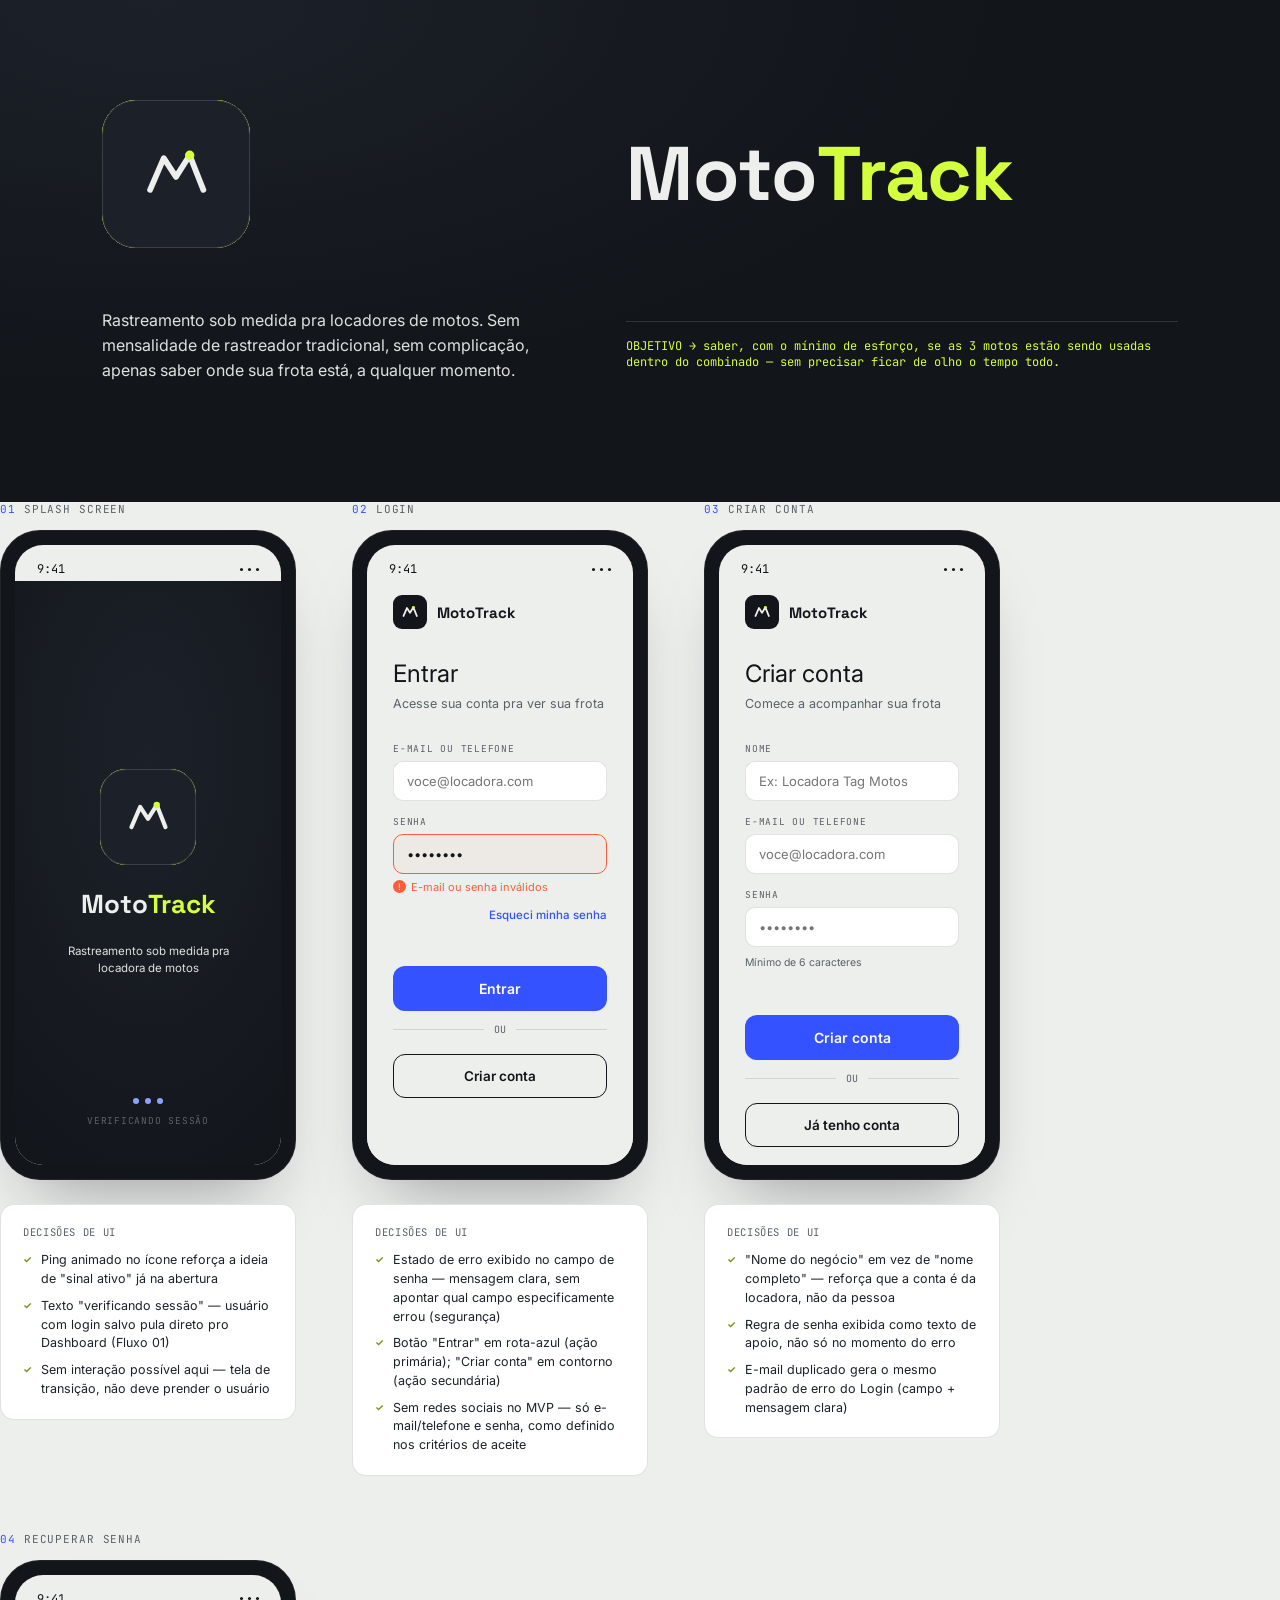
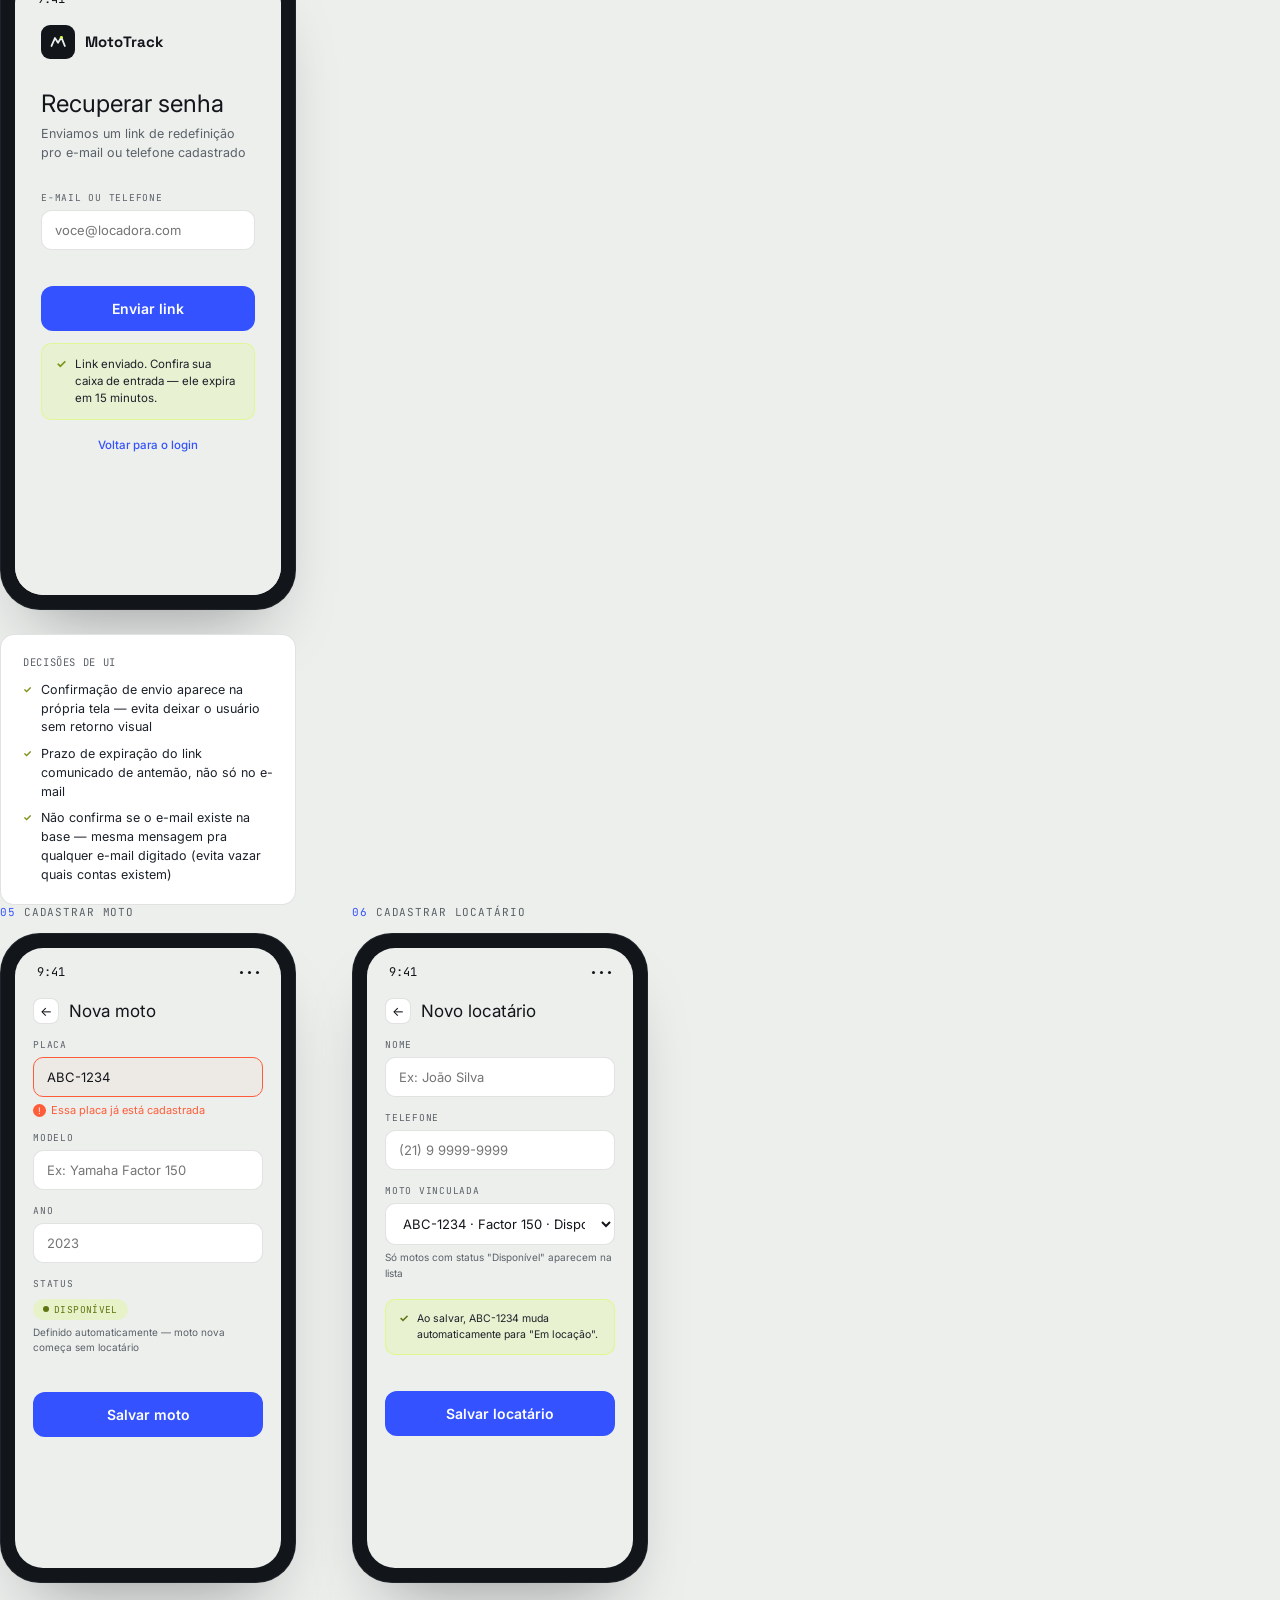
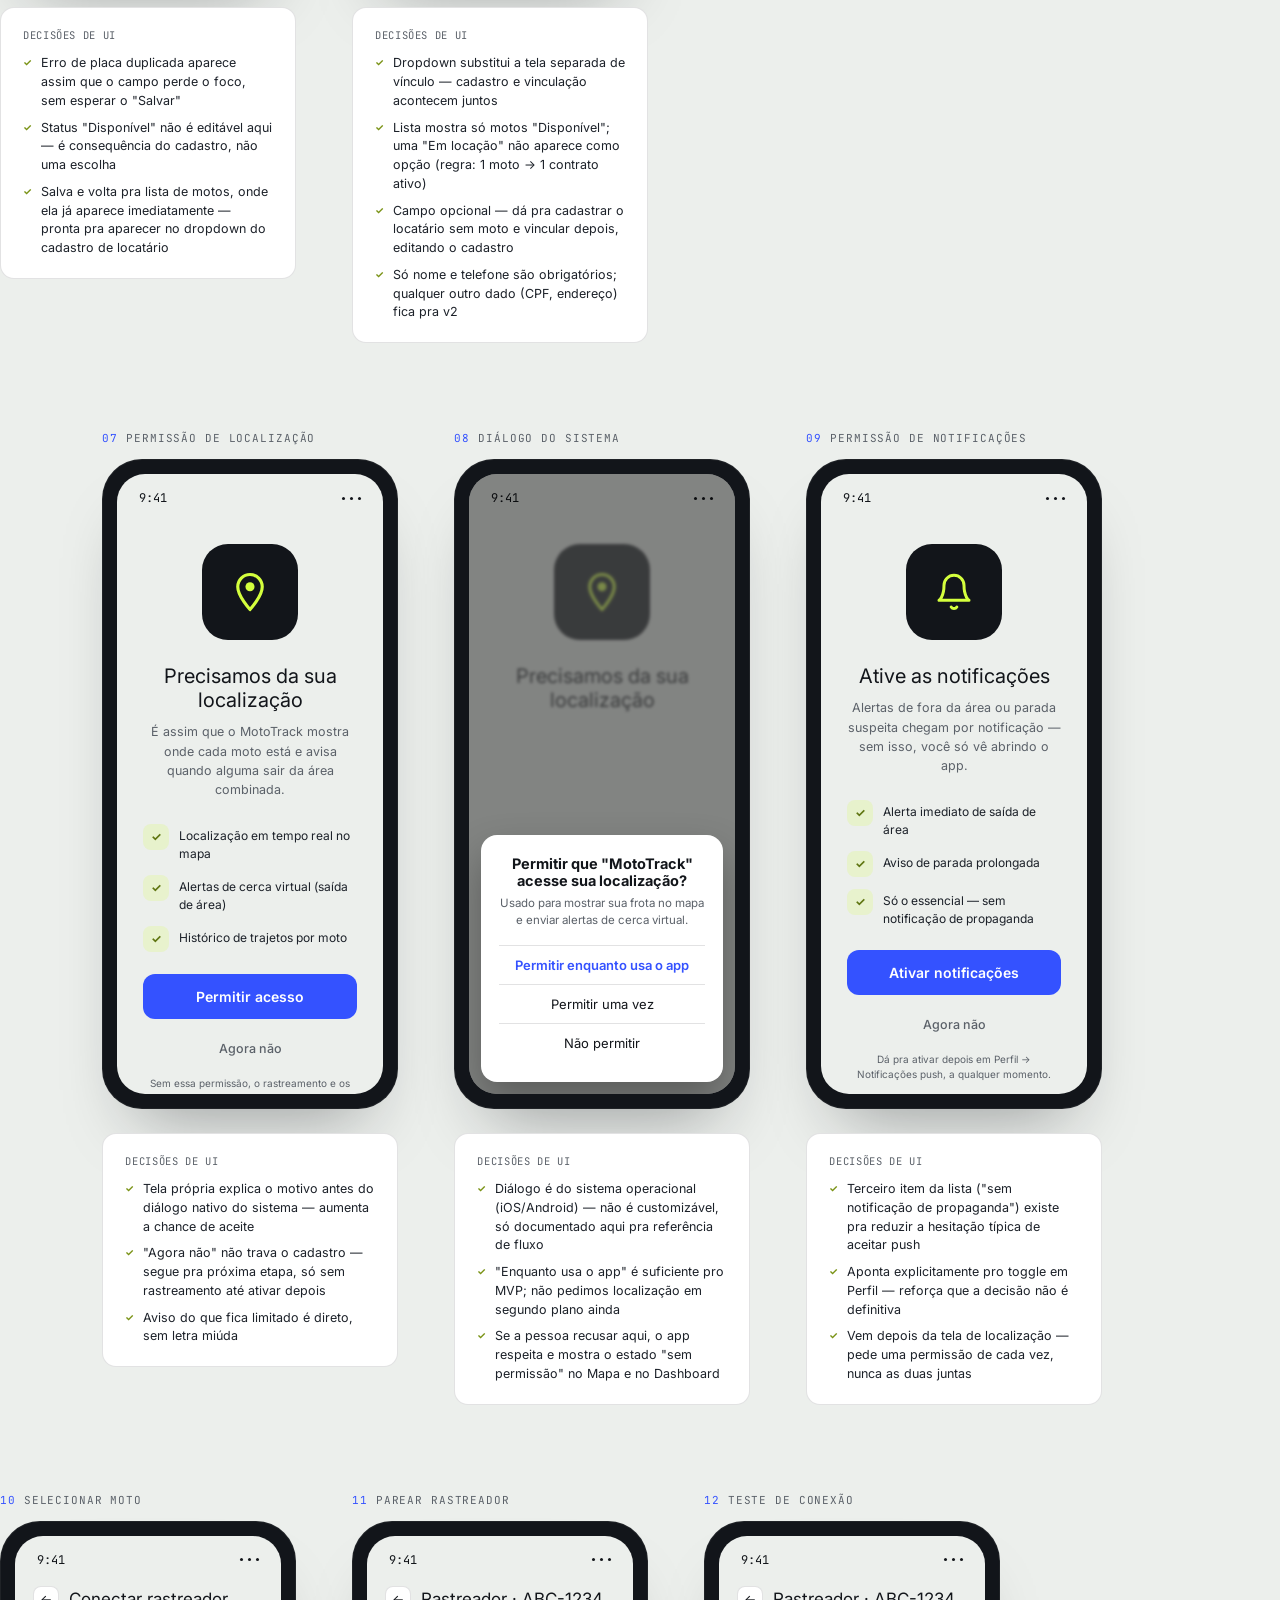
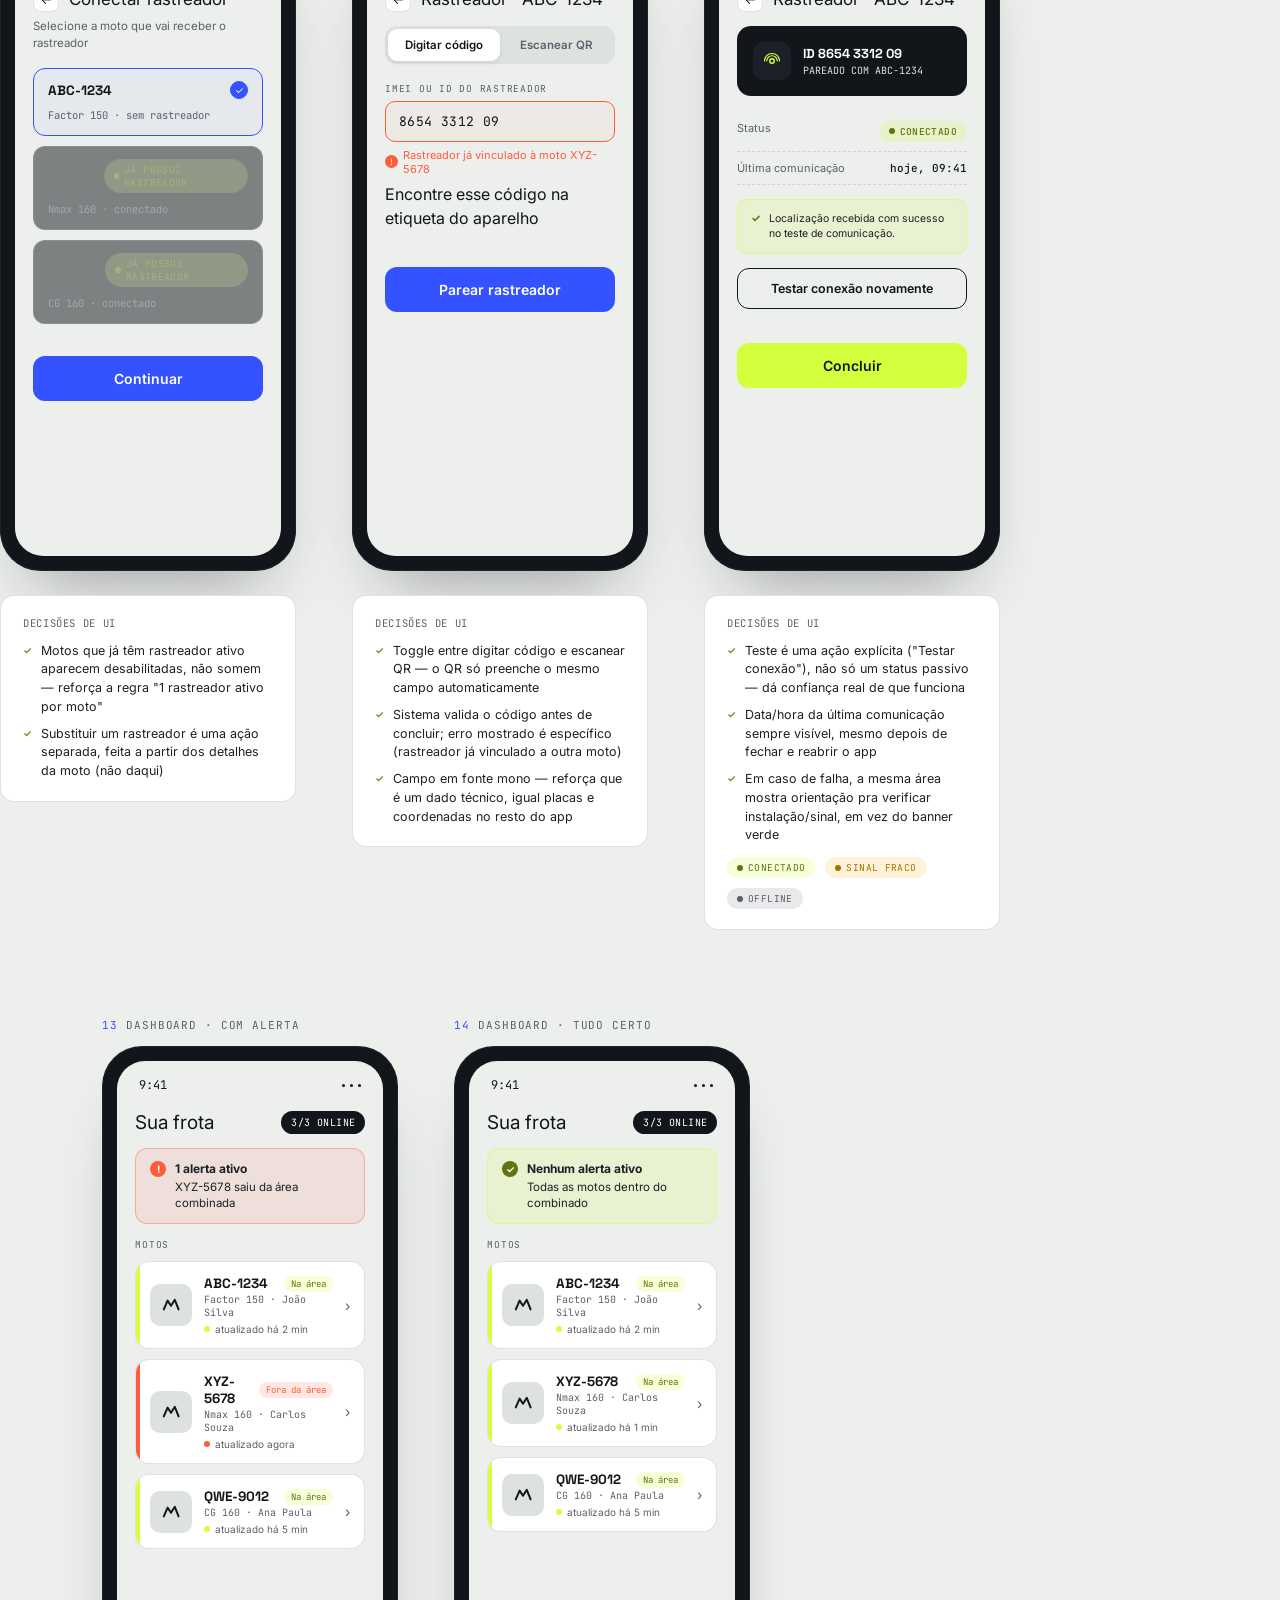
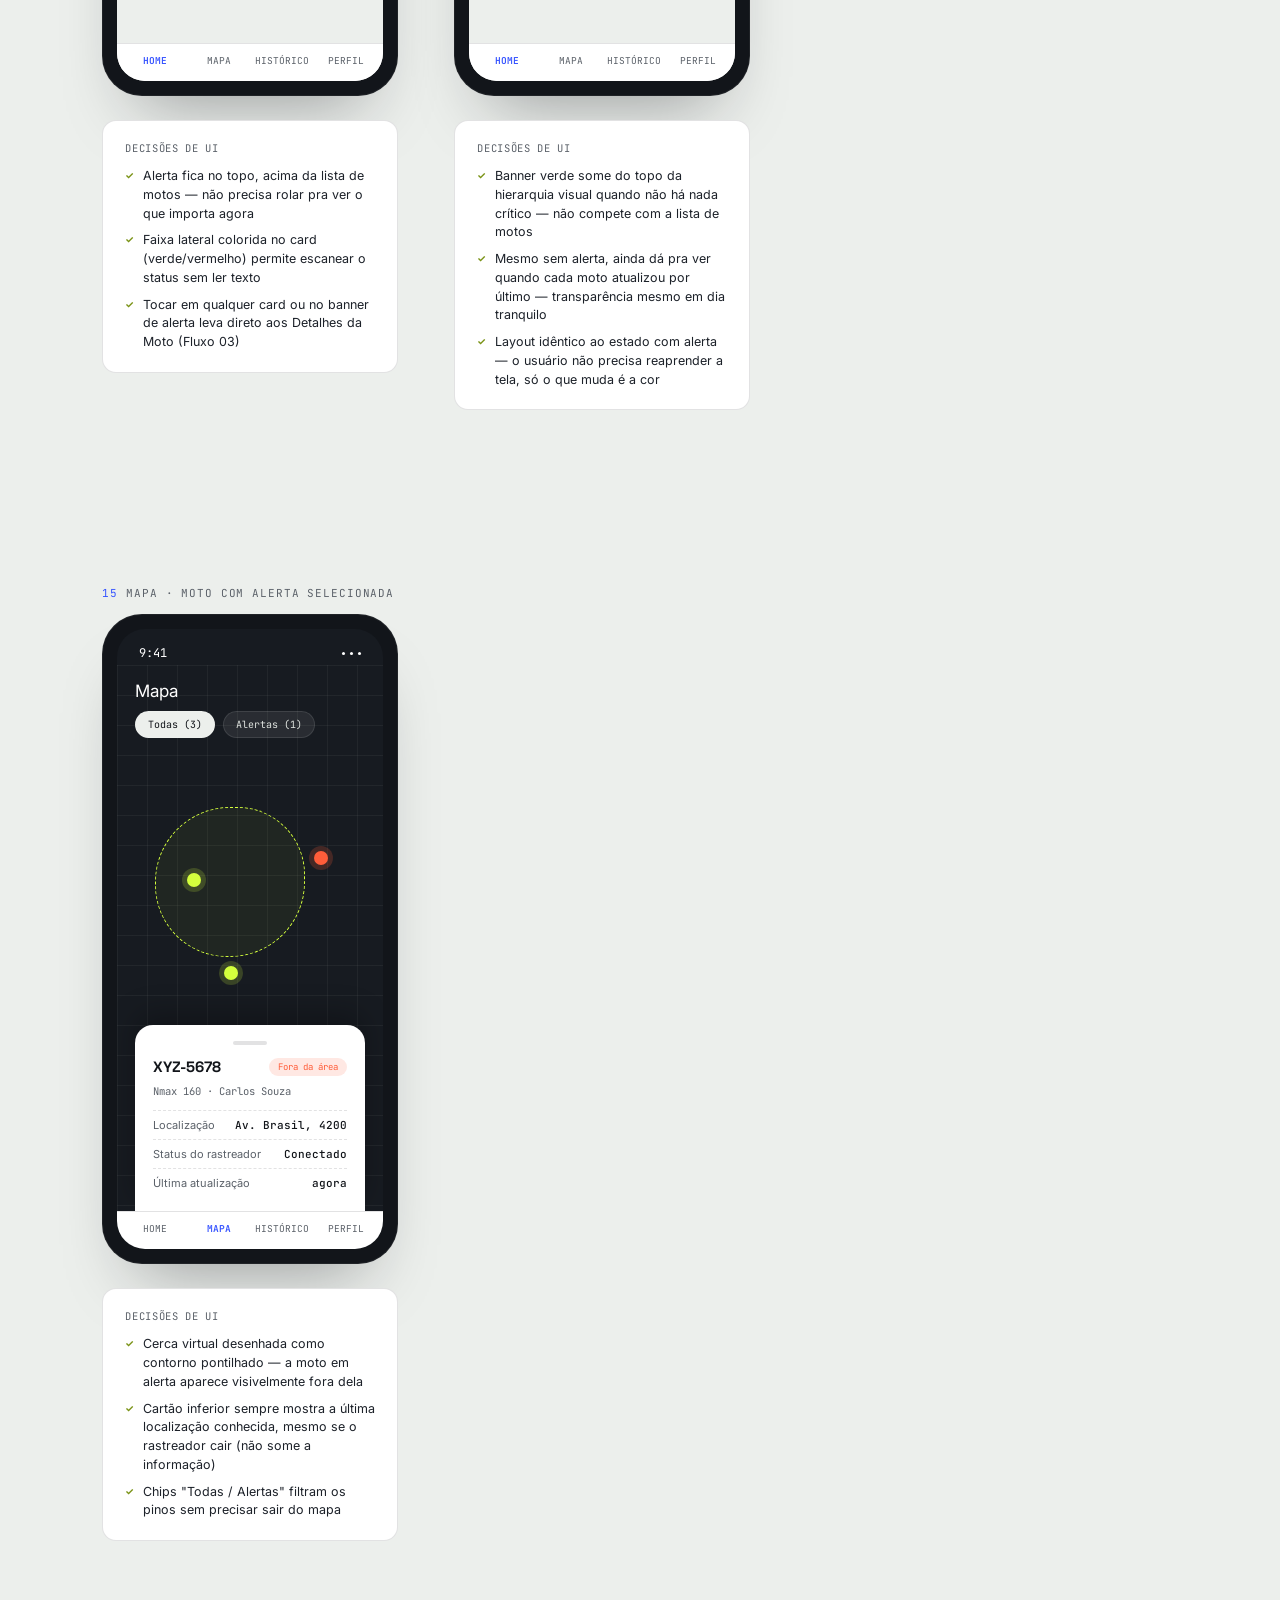
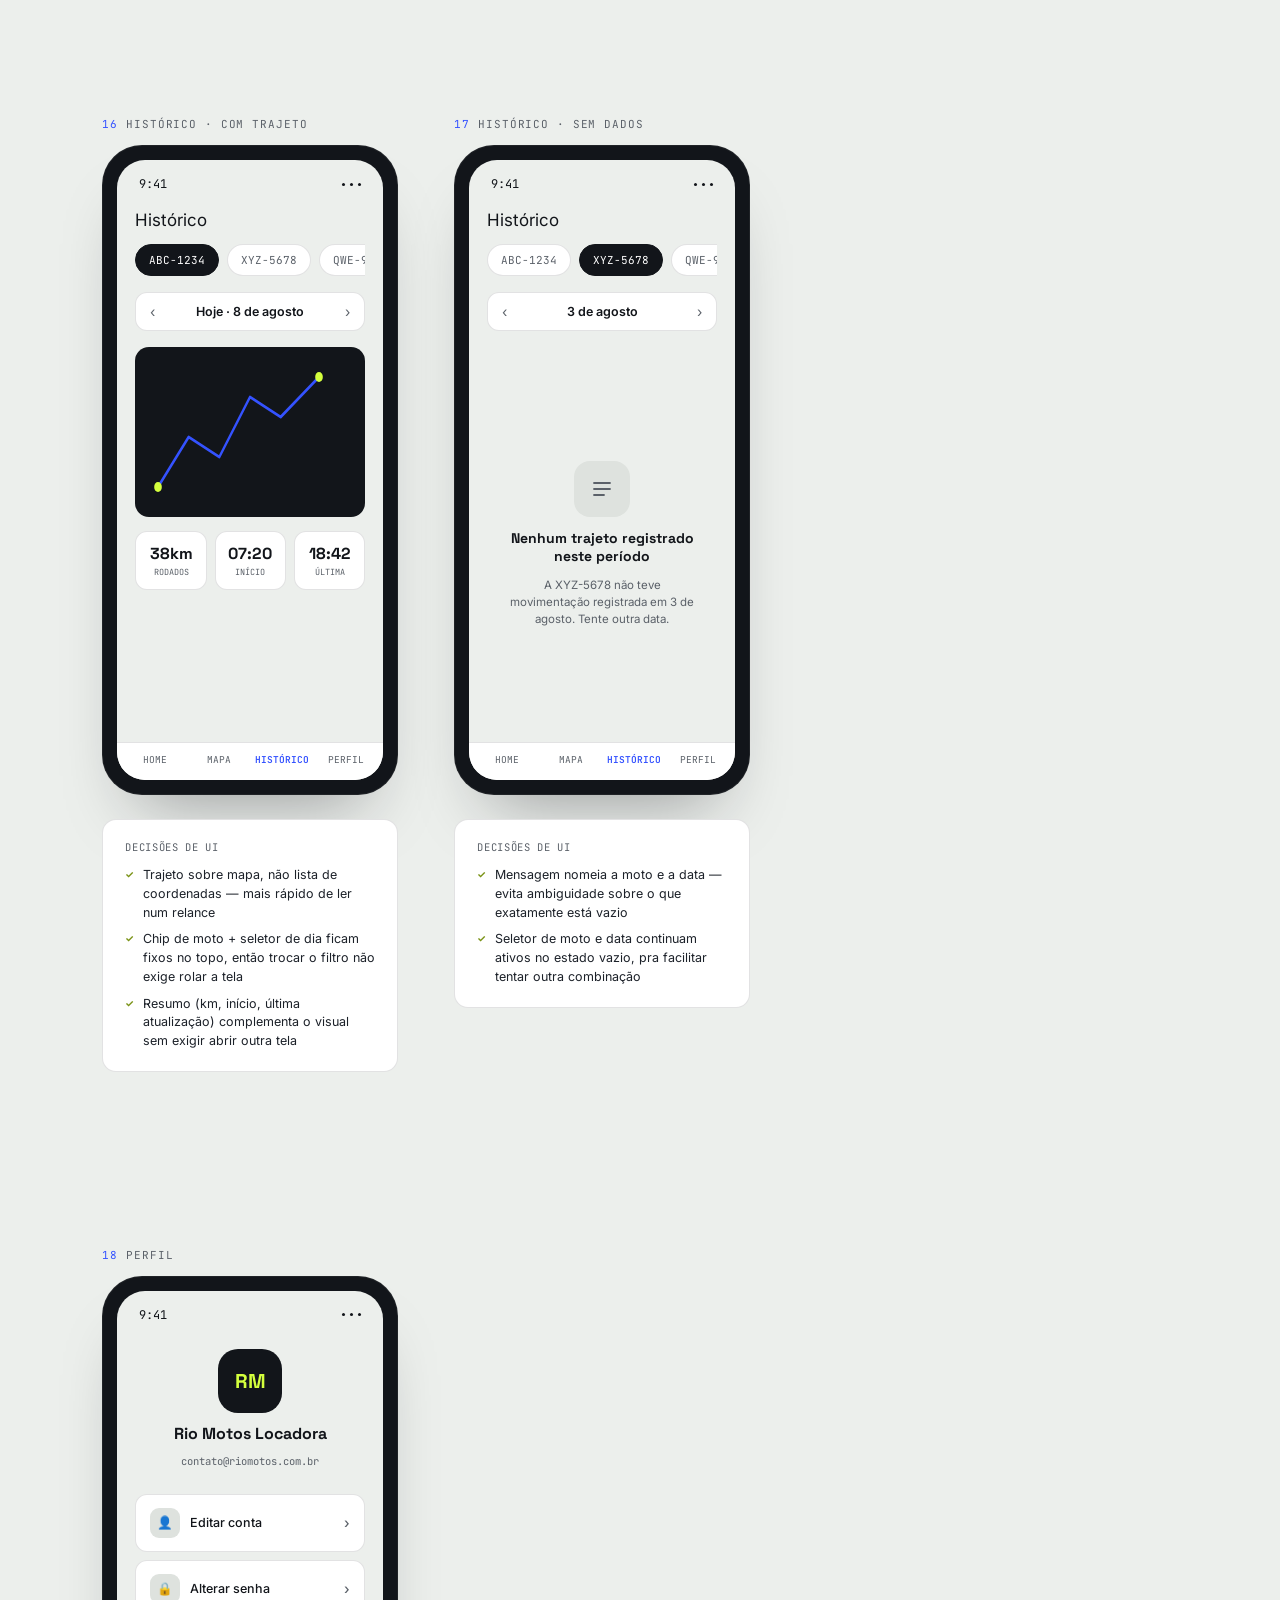
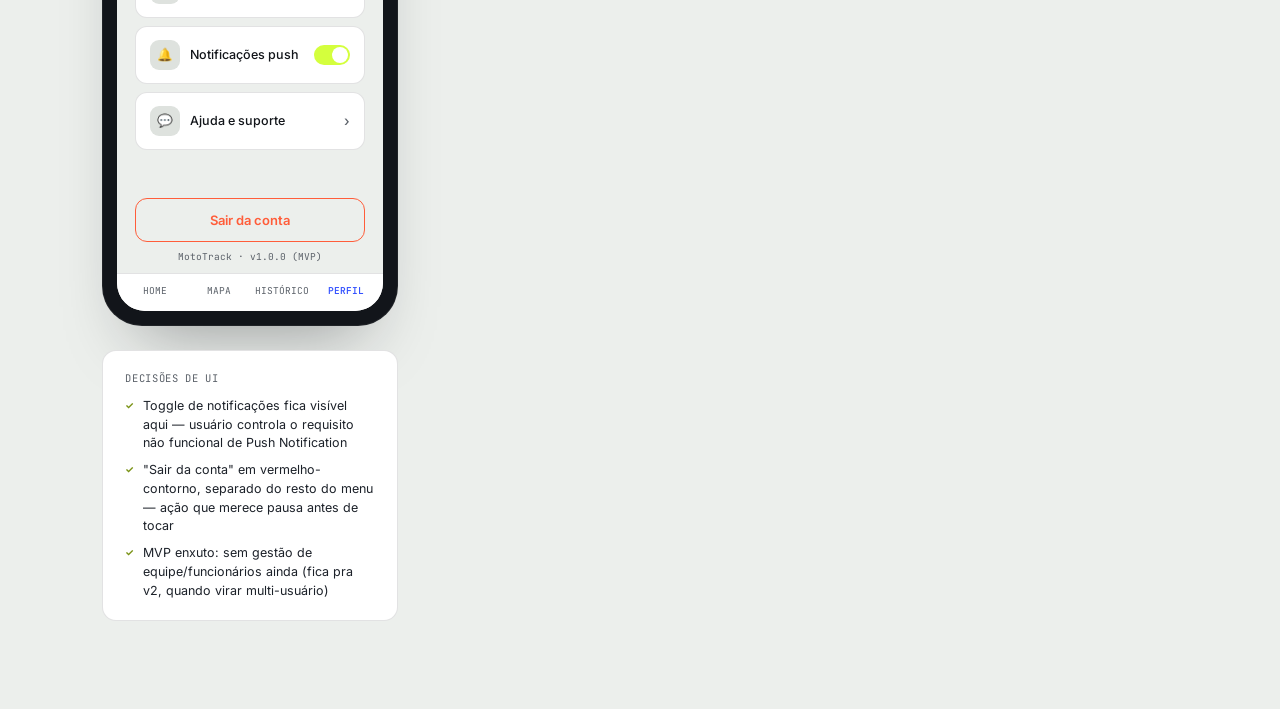
<file: index.html>
<!DOCTYPE html>
<html lang="pt-BR">
<head>
  <meta charset="UTF-8">
  <meta name="viewport" content="width=device-width, initial-scale=1.0">
  <title>MotoTrack — Protótipo de Telas</title>
  <link rel="preconnect" href="https://fonts.googleapis.com">
  <link rel="preconnect" href="https://fonts.gstatic.com" crossorigin>
  <link href="https://fonts.googleapis.com/css2?family=Space+Grotesk:wght@700&family=Inter:wght@400;500;600&family=JetBrains+Mono:wght@400;500;700&display=swap" rel="stylesheet">
  <link rel="stylesheet" href="styles.css">
</head>
<body>
  <section class="hero">
      <div class="hero-grid">
      <div class="badge-wrap">
        <div class="ping"></div>
        <div class="ping d2"></div>
        <div class="badge">
          <svg width="72" height="72" viewBox="0 0 100 100" fill="none">
            <polyline points="14,72 33,28 50,54 69,24 88,72" stroke="var(--paper)" stroke-width="8" stroke-linecap="round" stroke-linejoin="round"></polyline>
            <circle cx="69" cy="24" r="6.5" fill="var(--signal)"></circle>
          </svg>
        </div>
      </div>    
        <div class="wordmark-row">
          <h1 class="wordmark">Moto<b>Track</b></h1>
        </div>
        <p class="tagline">Rastreamento sob medida pra locadores de motos. Sem mensalidade de rastreador tradicional, sem complicação, apenas saber onde sua frota está, a qualquer momento.</p>
               <div class="persona-goal">OBJETIVO → saber, com o mínimo de esforço, se as 3 motos estão sendo usadas dentro do combinado — sem precisar ficar de olho o tempo todo.</div>

      </div>
   
  </section>
      <div class="screens">

      <!-- SPLASH -->
      <div class="screen-col">
        <div class="screen-tag"><span class="n">01</span> Splash Screen</div>
        <div class="frame">
          <div class="screen">
            <div class="statusbar">
              <span>9:41</span>
              <span class="icons"><span class="sb-dot"></span><span class="sb-dot"></span><span class="sb-dot"></span></span>
            </div>
            <div class="splash-body">
              <div class="splash-badge-wrap">
                <div class="splash-ping"></div>
                <div class="splash-ping d2"></div>
                <div class="splash-badge">
                  <svg width="46" height="46" viewBox="0 0 100 100" fill="none">
                    <polyline points="14,72 33,28 50,54 69,24 88,72" stroke="#ECEFEC" stroke-width="9" stroke-linecap="round" stroke-linejoin="round"></polyline>
                    <circle cx="69" cy="24" r="7" fill="#D4FF3D"></circle>
                  </svg>
                </div>
              </div>
              <div class="splash-word">Moto<b>Track</b></div>
              <p class="splash-tag">Rastreamento sob medida pra locadora de motos</p>
              <div class="splash-loading">
                <div class="load-dots">
                  <span class="load-dot"></span><span class="load-dot"></span><span class="load-dot"></span>
                </div>
                <span class="load-label">verificando sessão</span>
              </div>
            </div>
          </div>
        </div>
        <div class="annot">
          <div class="annot-title">Decisões de UI</div>
          <ul>
            <li>Ping animado no ícone reforça a ideia de "sinal ativo" já na abertura</li>
            <li>Texto "verificando sessão" — usuário com login salvo pula direto pro Dashboard (Fluxo 01)</li>
            <li>Sem interação possível aqui — tela de transição, não deve prender o usuário</li>
          </ul>
        </div>
      </div>

      <!-- LOGIN -->
      <div class="screen-col">
        <div class="screen-tag"><span class="n">02</span> Login</div>
        <div class="frame">
          <div class="screen">
            <div class="statusbar" style="color:var(--ink)">
              <span>9:41</span>
              <span class="icons"><span class="sb-dot" style="background:var(--ink)"></span><span class="sb-dot" style="background:var(--ink)"></span><span class="sb-dot" style="background:var(--ink)"></span></span>
            </div>
            <div class="login-body">
              <div class="login-brand">
                <div class="login-mark">
                  <svg width="18" height="18" viewBox="0 0 100 100" fill="none">
                    <polyline points="14,72 33,28 50,54 69,24 88,72" stroke="#ECEFEC" stroke-width="10" stroke-linecap="round" stroke-linejoin="round"></polyline>
                    <circle cx="69" cy="24" r="8" fill="#D4FF3D"></circle>
                  </svg>
                </div>
                <div class="login-brand-name">MotoTrack</div>
              </div>

              <div class="login-h">Entrar</div>
              <p class="login-sub">Acesse sua conta pra ver sua frota</p>

              <div class="field">
                <label>E-mail ou telefone</label>
                <input type="text" placeholder="voce@locadora.com" readonly="">
              </div>

              <div class="field err">
                <label>Senha</label>
                <input type="password" value="••••••••" readonly="">
                <div class="err-msg">E-mail ou senha inválidos</div>
              </div>

              <a class="forgot">Esqueci minha senha</a>

              <div class="btn-primary">Entrar</div>

              <div class="divider"><span>OU</span></div>

              <div class="btn-secondary">Criar conta</div>
            </div>
          </div>
        </div>
        <div class="annot">
          <div class="annot-title">Decisões de UI</div>
          <ul>
            <li>Estado de erro exibido no campo de senha — mensagem clara, sem apontar qual campo especificamente errou (segurança)</li>
            <li>Botão "Entrar" em rota-azul (ação primária); "Criar conta" em contorno (ação secundária)</li>
            <li>Sem redes sociais no MVP — só e-mail/telefone e senha, como definido nos critérios de aceite</li>
          </ul>
        </div>
      </div>

      <!-- CRIAR CONTA -->
      <div class="screen-col">
        <div class="screen-tag"><span class="n">03</span> Criar Conta</div>
        <div class="frame">
          <div class="screen">
            <div class="statusbar" style="color:var(--ink)">
              <span>9:41</span>
              <span class="icons"><span class="sb-dot" style="background:var(--ink)"></span><span class="sb-dot" style="background:var(--ink)"></span><span class="sb-dot" style="background:var(--ink)"></span></span>
            </div>
            <div class="login-body">
              <div class="login-brand">
                <div class="login-mark">
                  <svg width="18" height="18" viewBox="0 0 100 100" fill="none">
                    <polyline points="14,72 33,28 50,54 69,24 88,72" stroke="#ECEFEC" stroke-width="10" stroke-linecap="round" stroke-linejoin="round"></polyline>
                    <circle cx="69" cy="24" r="8" fill="#D4FF3D"></circle>
                  </svg>
                </div>
                <div class="login-brand-name">MotoTrack</div>
              </div>

              <div class="login-h">Criar conta</div>
              <p class="login-sub">Comece a acompanhar sua frota</p>

              <div class="field">
                <label>Nome</label>
                <input type="text" placeholder="Ex: Locadora Tag Motos" readonly="">
              </div>

              <div class="field">
                <label>E-mail ou telefone</label>
                <input type="text" placeholder="voce@locadora.com" readonly="">
              </div>

              <div class="field" style="margin-bottom:8px;">
                <label>Senha</label>
                <input type="password" placeholder="••••••••" readonly="">
              </div>
              <p style="font-size:10.5px; color:var(--asphalt); margin-bottom:22px;">Mínimo de 6 caracteres</p>

              <div class="btn-primary">Criar conta</div>

              <div class="divider"><span>OU</span></div>

              <div class="btn-secondary">Já tenho conta</div>
            </div>
          </div>
        </div>
        <div class="annot">
          <div class="annot-title">Decisões de UI</div>
          <ul>
            <li>"Nome do negócio" em vez de "nome completo" — reforça que a conta é da locadora, não da pessoa</li>
            <li>Regra de senha exibida como texto de apoio, não só no momento do erro</li>
            <li>E-mail duplicado gera o mesmo padrão de erro do Login (campo + mensagem clara)</li>
          </ul>
        </div>
      </div>

      <!-- RECUPERAR SENHA -->
      <div class="screen-col">
        <div class="screen-tag"><span class="n">04</span> Recuperar Senha</div>
        <div class="frame">
          <div class="screen">
            <div class="statusbar" style="color:var(--ink)">
              <span>9:41</span>
              <span class="icons"><span class="sb-dot" style="background:var(--ink)"></span><span class="sb-dot" style="background:var(--ink)"></span><span class="sb-dot" style="background:var(--ink)"></span></span>
            </div>
            <div class="login-body">
              <div class="login-brand">
                <div class="login-mark">
                  <svg width="18" height="18" viewBox="0 0 100 100" fill="none">
                    <polyline points="14,72 33,28 50,54 69,24 88,72" stroke="#ECEFEC" stroke-width="10" stroke-linecap="round" stroke-linejoin="round"></polyline>
                    <circle cx="69" cy="24" r="8" fill="#D4FF3D"></circle>
                  </svg>
                </div>
                <div class="login-brand-name">MotoTrack</div>
              </div>

              <div class="login-h">Recuperar senha</div>
              <p class="login-sub">Enviamos um link de redefinição pro e-mail ou telefone cadastrado</p>

              <div class="field">
                <label>E-mail ou telefone</label>
                <input type="text" placeholder="voce@locadora.com" readonly="">
              </div>

              <div class="btn-primary">Enviar link</div>

              <div style="background:rgba(212,255,61,.14); border:1px solid rgba(212,255,61,.4); border-radius:10px; padding:12px 14px; margin-bottom:18px; display:flex; gap:8px; align-items:flex-start;">
                <span style="color:#7a9316; font-size:12px; font-weight:700; flex-shrink:0;">✓</span>
                <span style="font-size:11.5px; color:var(--ink-soft); line-height:1.5;">Link enviado. Confira sua caixa de entrada — ele expira em 15 minutos.</span>
              </div>

              <a class="forgot" style="text-align:center; display:block;">Voltar para o login</a>
            </div>
          </div>
        </div>
        <div class="annot">
          <div class="annot-title">Decisões de UI</div>
          <ul>
            <li>Confirmação de envio aparece na própria tela — evita deixar o usuário sem retorno visual</li>
            <li>Prazo de expiração do link comunicado de antemão, não só no e-mail</li>
            <li>Não confirma se o e-mail existe na base — mesma mensagem pra qualquer e-mail digitado (evita vazar quais contas existem)</li>
          </ul>
        </div>
      </div>
      </div><!-- fecha .screens (01-04) -->

      <div class="screens">

      <!-- CADASTRAR MOTO -->
      <div class="screen-col">
        <div class="screen-tag"><span class="n">05</span> Cadastrar Moto</div>
        <div class="frame">
          <div class="screen">
            <div class="statusbar">
              <span>9:41</span>
              <span class="icons"><span class="sb-dot"></span><span class="sb-dot"></span><span class="sb-dot"></span></span>
            </div>
            <div class="scr-body">
              <div class="scr-topbar">
                <div class="back-arrow">←</div>
                <div class="scr-title">Nova moto</div>
              </div>

              <div class="field err">
                <label>Placa</label>
                <input type="text" value="ABC-1234" readonly="">
                <div class="err-msg">Essa placa já está cadastrada</div>
              </div>

              <div class="field">
                <label>Modelo</label>
                <input type="text" placeholder="Ex: Yamaha Factor 150" readonly="">
              </div>

              <div class="field">
                <label>Ano</label>
                <input type="text" placeholder="2023" readonly="">
              </div>

              <div class="field">
                <label>Status</label>
                <div><span class="status-pill ok">Disponível</span></div>
                <p class="help">Definido automaticamente — moto nova começa sem locatário</p>
              </div>

              <div class="btn-primary">Salvar moto</div>
            </div>
          </div>
        </div>
        <div class="annot">
          <div class="annot-title">Decisões de UI</div>
          <ul>
            <li>Erro de placa duplicada aparece assim que o campo perde o foco, sem esperar o "Salvar"</li>
            <li>Status "Disponível" não é editável aqui — é consequência do cadastro, não uma escolha</li>
            <li>Salva e volta pra lista de motos, onde ela já aparece imediatamente — pronta pra aparecer no dropdown do cadastro de locatário</li>
          </ul>
        </div>
      </div>

      <!-- CADASTRAR LOCATARIO -->
      <div class="screen-col">
        <div class="screen-tag"><span class="n">06</span> Cadastrar Locatário</div>
        <div class="frame">
          <div class="screen">
            <div class="statusbar">
              <span>9:41</span>
              <span class="icons"><span class="sb-dot"></span><span class="sb-dot"></span><span class="sb-dot"></span></span>
            </div>
            <div class="scr-body">
              <div class="scr-topbar">
                <div class="back-arrow">←</div>
                <div class="scr-title">Novo locatário</div>
              </div>

              <div class="field">
                <label>Nome</label>
                <input type="text" placeholder="Ex: João Silva" readonly="">
              </div>

              <div class="field">
                <label>Telefone</label>
                <input type="text" placeholder="(21) 9 9999-9999" readonly="">
              </div>

              <div class="field">
                <label>Moto vinculada</label>
                <select>
                  <option>Nenhuma por enquanto</option>
                  <option selected="">ABC-1234 · Factor 150 · Disponível</option>
                </select>
                <p class="help">Só motos com status "Disponível" aparecem na lista</p>
              </div>

              <div class="confirm-banner">
                <span class="chk">✓</span>
                <span class="txt">Ao salvar, ABC-1234 muda automaticamente para "Em locação".</span>
              </div>

              <div class="btn-primary">Salvar locatário</div>
            </div>
          </div>
        </div>
        <div class="annot">
          <div class="annot-title">Decisões de UI</div>
          <ul>
            <li>Dropdown substitui a tela separada de vínculo — cadastro e vinculação acontecem juntos</li>
            <li>Lista mostra só motos "Disponível"; uma "Em locação" não aparece como opção (regra: 1 moto → 1 contrato ativo)</li>
            <li>Campo opcional — dá pra cadastrar o locatário sem moto e vincular depois, editando o cadastro</li>
            <li>Só nome e telefone são obrigatórios; qualquer outro dado (CPF, endereço) fica pra v2</li>
          </ul>
        </div>
      </div>
      </div><!-- fecha .screens (05-06) -->
      <section>
          <div class="screens">

      <!-- LOCALIZAÇÃO -->
      <div class="screen-col">
        <div class="screen-tag"><span class="n">07</span> Permissão de Localização</div>
        <div class="frame">
          <div class="screen">
            <div class="statusbar">
              <span>9:41</span>
              <span class="icons"><span class="sb-dot"></span><span class="sb-dot"></span><span class="sb-dot"></span></span>
            </div>
            <div class="perm-body">
              <div class="perm-illust">
                <svg width="42" height="42" viewBox="0 0 24 24" fill="none">
                  <path d="M12 22s7-7.58 7-13a7 7 0 1 0-14 0c0 5.42 7 13 7 13Z" stroke="#D4FF3D" stroke-width="1.8" stroke-linejoin="round"></path>
                  <circle cx="12" cy="9" r="2.6" fill="#D4FF3D"></circle>
                </svg>
              </div>
              <div class="perm-title">Precisamos da sua localização</div>
              <p class="perm-sub">É assim que o MotoTrack mostra onde cada moto está e avisa quando alguma sair da área combinada.</p>

              <div class="perm-list">
                <div class="perm-item"><span class="perm-ico">✓</span><span class="txt">Localização em tempo real no mapa</span></div>
                <div class="perm-item"><span class="perm-ico">✓</span><span class="txt">Alertas de cerca virtual (saída de área)</span></div>
                <div class="perm-item"><span class="perm-ico">✓</span><span class="txt">Histórico de trajetos por moto</span></div>
              </div>

              <div class="btn-primary">Permitir acesso</div>
              <div class="btn-ghost">Agora não</div>
              <p class="helper-note">Sem essa permissão, o rastreamento e os alertas de área não funcionam. Dá pra ativar depois em Perfil.</p>
            </div>
          </div>
        </div>
        <div class="annot">
          <div class="annot-title">Decisões de UI</div>
          <ul>
            <li>Tela própria explica o motivo antes do diálogo nativo do sistema — aumenta a chance de aceite</li>
            <li>"Agora não" não trava o cadastro — segue pra próxima etapa, só sem rastreamento até ativar depois</li>
            <li>Aviso do que fica limitado é direto, sem letra miúda</li>
          </ul>
        </div>
      </div>

      <!-- DIALOGO NATIVO -->
      <div class="screen-col">
        <div class="screen-tag"><span class="n">08</span> Diálogo do sistema</div>
        <div class="frame">
          <div class="screen">
            <div class="statusbar">
              <span>9:41</span>
              <span class="icons"><span class="sb-dot"></span><span class="sb-dot"></span><span class="sb-dot"></span></span>
            </div>
            <div class="perm-body" style="filter:blur(1.5px); opacity:.6;">
              <div class="perm-illust">
                <svg width="42" height="42" viewBox="0 0 24 24" fill="none">
                  <path d="M12 22s7-7.58 7-13a7 7 0 1 0-14 0c0 5.42 7 13 7 13Z" stroke="#D4FF3D" stroke-width="1.8" stroke-linejoin="round"></path>
                  <circle cx="12" cy="9" r="2.6" fill="#D4FF3D"></circle>
                </svg>
              </div>
              <div class="perm-title">Precisamos da sua localização</div>
            </div>
            <div class="sys-overlay">
              <div class="sys-dialog">
                <div class="sd-title">Permitir que "MotoTrack" acesse sua localização?</div>
                <div class="sd-body">Usado para mostrar sua frota no mapa e enviar alertas de cerca virtual.</div>
                <div class="sd-btn primary">Permitir enquanto usa o app</div>
                <div class="sd-btn default">Permitir uma vez</div>
                <div class="sd-btn default">Não permitir</div>
              </div>
            </div>
          </div>
        </div>
        <div class="annot">
          <div class="annot-title">Decisões de UI</div>
          <ul>
            <li>Diálogo é do sistema operacional (iOS/Android) — não é customizável, só documentado aqui pra referência de fluxo</li>
            <li>"Enquanto usa o app" é suficiente pro MVP; não pedimos localização em segundo plano ainda</li>
            <li>Se a pessoa recusar aqui, o app respeita e mostra o estado "sem permissão" no Mapa e no Dashboard</li>
          </ul>
        </div>
      </div>

      <!-- NOTIFICACOES -->
      <div class="screen-col">
        <div class="screen-tag"><span class="n">09</span> Permissão de Notificações</div>
        <div class="frame">
          <div class="screen">
            <div class="statusbar">
              <span>9:41</span>
              <span class="icons"><span class="sb-dot"></span><span class="sb-dot"></span><span class="sb-dot"></span></span>
            </div>
            <div class="perm-body">
              <div class="perm-illust">
                <svg width="40" height="40" viewBox="0 0 24 24" fill="none">
                  <path d="M18 8a6 6 0 1 0-12 0c0 7-3 9-3 9h18s-3-2-3-9Z" stroke="#D4FF3D" stroke-width="1.8" stroke-linejoin="round"></path>
                  <path d="M13.7 21a2 2 0 0 1-3.4 0" stroke="#D4FF3D" stroke-width="1.8" stroke-linecap="round"></path>
                </svg>
              </div>
              <div class="perm-title">Ative as notificações</div>
              <p class="perm-sub">Alertas de fora da área ou parada suspeita chegam por notificação — sem isso, você só vê abrindo o app.</p>

              <div class="perm-list">
                <div class="perm-item"><span class="perm-ico">✓</span><span class="txt">Alerta imediato de saída de área</span></div>
                <div class="perm-item"><span class="perm-ico">✓</span><span class="txt">Aviso de parada prolongada</span></div>
                <div class="perm-item"><span class="perm-ico">✓</span><span class="txt">Só o essencial — sem notificação de propaganda</span></div>
              </div>

              <div class="btn-primary">Ativar notificações</div>
              <div class="btn-ghost">Agora não</div>
              <p class="helper-note">Dá pra ativar depois em Perfil → Notificações push, a qualquer momento.</p>
            </div>
          </div>
        </div>
        <div class="annot">
          <div class="annot-title">Decisões de UI</div>
          <ul>
            <li>Terceiro item da lista ("sem notificação de propaganda") existe pra reduzir a hesitação típica de aceitar push</li>
            <li>Aponta explicitamente pro toggle em Perfil — reforça que a decisão não é definitiva</li>
            <li>Vem depois da tela de localização — pede uma permissão de cada vez, nunca as duas juntas</li>
          </ul>
        </div>
      </div>
      </section>

  
      <div class="screens">

      <!-- SELECIONAR MOTO -->
      <div class="screen-col">
        <div class="screen-tag"><span class="n">10</span> Selecionar Moto</div>
        <div class="frame">
          <div class="screen">
            <div class="statusbar">
              <span>9:41</span>
              <span class="icons"><span class="sb-dot"></span><span class="sb-dot"></span><span class="sb-dot"></span></span>
            </div>
            <div class="scr-body">
              <div class="scr-topbar">
                <div class="back-arrow">←</div>
                <div class="scr-title">Conectar rastreador</div>
              </div>
              <p class="scr-sub">Selecione a moto que vai receber o rastreador</p>

              <div class="card selected">
                <div class="card-top">
                  <span class="card-name">ABC-1234</span>
                  <span class="card-check"></span>
                </div>
                <span class="card-sub">Factor 150 · sem rastreador</span>
              </div>

              <div class="card disabled">
                <div class="card-top">
                  <span class="card-name">XYZ-5678</span>
                  <span class="status-pill ok">Já possui rastreador</span>
                </div>
                <span class="card-sub">Nmax 160 · conectado</span>
              </div>

              <div class="card disabled">
                <div class="card-top">
                  <span class="card-name">QWE-9012</span>
                  <span class="status-pill ok">Já possui rastreador</span>
                </div>
                <span class="card-sub">CG 160 · conectado</span>
              </div>

              <div class="btn-primary">Continuar</div>
            </div>
          </div>
        </div>
        <div class="annot">
          <div class="annot-title">Decisões de UI</div>
          <ul>
            <li>Motos que já têm rastreador ativo aparecem desabilitadas, não somem — reforça a regra "1 rastreador ativo por moto"</li>
            <li>Substituir um rastreador é uma ação separada, feita a partir dos detalhes da moto (não daqui)</li>
          </ul>
        </div>
      </div>

      <!-- PAREAR RASTREADOR -->
      <div class="screen-col">
        <div class="screen-tag"><span class="n">11</span> Parear Rastreador</div>
        <div class="frame">
          <div class="screen">
            <div class="statusbar">
              <span>9:41</span>
              <span class="icons"><span class="sb-dot"></span><span class="sb-dot"></span><span class="sb-dot"></span></span>
            </div>
            <div class="scr-body">
              <div class="scr-topbar">
                <div class="back-arrow">←</div>
                <div class="scr-title">Rastreador · ABC-1234</div>
              </div>

              <div class="tabs">
                <div class="tab active">Digitar código</div>
                <div class="tab inactive">Escanear QR</div>
              </div>

              <div class="field err">
                <label>IMEI ou ID do rastreador</label>
                <input type="text" class="mono" value="8654 3312 09" readonly="">
                <div class="err-msg">Rastreador já vinculado à moto XYZ-5678</div>
              </div>
              <p class="help" style="margin-top:-8px; margin-bottom:14px;">Encontre esse código na etiqueta do aparelho</p>

              <div class="btn-primary">Parear rastreador</div>
            </div>
          </div>
        </div>
        <div class="annot">
          <div class="annot-title">Decisões de UI</div>
          <ul>
            <li>Toggle entre digitar código e escanear QR — o QR só preenche o mesmo campo automaticamente</li>
            <li>Sistema valida o código antes de concluir; erro mostrado é específico (rastreador já vinculado a outra moto)</li>
            <li>Campo em fonte mono — reforça que é um dado técnico, igual placas e coordenadas no resto do app</li>
          </ul>
        </div>
      </div>

      <!-- TESTE DE CONEXAO -->
      <div class="screen-col">
        <div class="screen-tag"><span class="n">12</span> Teste de Conexão</div>
        <div class="frame">
          <div class="screen">
            <div class="statusbar">
              <span>9:41</span>
              <span class="icons"><span class="sb-dot"></span><span class="sb-dot"></span><span class="sb-dot"></span></span>
            </div>
            <div class="scr-body">
              <div class="scr-topbar">
                <div class="back-arrow">←</div>
                <div class="scr-title">Rastreador · ABC-1234</div>
              </div>

              <div class="device-card">
                <div class="device-icon">
                  <svg width="18" height="18" viewBox="0 0 24 24" fill="none"><circle cx="12" cy="12" r="3" stroke="#D4FF3D" stroke-width="2"></circle><path d="M5 12a7 7 0 0 1 14 0M2 12a10 10 0 0 1 20 0" stroke="#D4FF3D" stroke-width="1.6" stroke-linecap="round"></path></svg>
                </div>
                <div class="device-info">
                  <div class="dname">ID 8654 3312 09</div>
                  <div class="dmeta">PAREADO COM ABC-1234</div>
                </div>
              </div>

              <div class="meta-row"><span class="k">Status</span><span class="v"><span class="status-pill ok">Conectado</span></span></div>
              <div class="meta-row"><span class="k">Última comunicação</span><span class="v">hoje, 09:41</span></div>

              <div class="confirm-banner" style="margin-top:14px;">
                <span class="chk">✓</span>
                <span class="txt">Localização recebida com sucesso no teste de comunicação.</span>
              </div>

              <div class="btn-secondary-sm">Testar conexão novamente</div>
              <div class="btn-primary signal">Concluir</div>
            </div>
          </div>
        </div>
        <div class="annot">
          <div class="annot-title">Decisões de UI</div>
          <ul>
            <li>Teste é uma ação explícita ("Testar conexão"), não só um status passivo — dá confiança real de que funciona</li>
            <li>Data/hora da última comunicação sempre visível, mesmo depois de fechar e reabrir o app</li>
            <li>Em caso de falha, a mesma área mostra orientação pra verificar instalação/sinal, em vez do banner verde</li>
          </ul>
          <div class="status-legend">
            <span class="status-pill ok">Conectado</span>
            <span class="status-pill warn">Sinal fraco</span>
            <span class="status-pill off">Offline</span>
          </div>
        </div>
      </div>
      </div><!-- fecha .screens (10-12) -->

  <section>
  <div class="screens">

      <!-- COM ALERTA -->
      <div class="screen-col">
        <div class="screen-tag"><span class="n">13</span> Dashboard · Com Alerta</div>
        <div class="frame">
          <div class="screen">
            <div class="statusbar">
              <span>9:41</span>
              <span class="icons"><span class="sb-dot"></span><span class="sb-dot"></span><span class="sb-dot"></span></span>
            </div>
            <div class="scr-body">
              <div class="dash-head">
                <div class="dash-title">Sua frota</div>
                <span class="fleet-pill">3/3 ONLINE</span>
              </div>

              <div class="alert-banner">
                <span class="ico">!</span>
                <span class="txt"><b>1 alerta ativo</b>XYZ-5678 saiu da área combinada</span>
              </div>

              <div class="section-label">Motos</div>

              <div class="moto-card">
                <div class="moto-thumb">
                  <svg width="20" height="20" viewBox="0 0 100 100" fill="none"><polyline points="14,72 33,28 50,54 69,24 88,72" stroke="#12151A" stroke-width="10" stroke-linecap="round" stroke-linejoin="round"></polyline></svg>
                </div>
                <div class="moto-info">
                  <div class="moto-top">
                    <span class="moto-name">ABC-1234</span>
                    <span class="moto-tag">Na área</span>
                  </div>
                  <div class="moto-plate">Factor 150 · João Silva</div>
                  <div class="moto-meta"><span class="status-dot"></span>atualizado há 2 min</div>
                </div>
                <span class="chev">›</span>
              </div>

              <div class="moto-card alert">
                <div class="moto-thumb">
                  <svg width="20" height="20" viewBox="0 0 100 100" fill="none"><polyline points="14,72 33,28 50,54 69,24 88,72" stroke="#12151A" stroke-width="10" stroke-linecap="round" stroke-linejoin="round"></polyline></svg>
                </div>
                <div class="moto-info">
                  <div class="moto-top">
                    <span class="moto-name">XYZ-5678</span>
                    <span class="moto-tag">Fora da área</span>
                  </div>
                  <div class="moto-plate">Nmax 160 · Carlos Souza</div>
                  <div class="moto-meta"><span class="status-dot"></span>atualizado agora</div>
                </div>
                <span class="chev">›</span>
              </div>

              <div class="moto-card">
                <div class="moto-thumb">
                  <svg width="20" height="20" viewBox="0 0 100 100" fill="none"><polyline points="14,72 33,28 50,54 69,24 88,72" stroke="#12151A" stroke-width="10" stroke-linecap="round" stroke-linejoin="round"></polyline></svg>
                </div>
                <div class="moto-info">
                  <div class="moto-top">
                    <span class="moto-name">QWE-9012</span>
                    <span class="moto-tag">Na área</span>
                  </div>
                  <div class="moto-plate">CG 160 · Ana Paula</div>
                  <div class="moto-meta"><span class="status-dot"></span>atualizado há 5 min</div>
                </div>
                <span class="chev">›</span>
              </div>
            </div>

            <div class="bottom-nav">
              <div class="nav-item active"><span class="lbl">HOME</span></div>
              <div class="nav-item"><span class="lbl">MAPA</span></div>
              <div class="nav-item"><span class="lbl">HISTÓRICO</span></div>
              <div class="nav-item"><span class="lbl">PERFIL</span></div>
            </div>
          </div>
        </div>
        <div class="annot">
          <div class="annot-title">Decisões de UI</div>
          <ul>
            <li>Alerta fica no topo, acima da lista de motos — não precisa rolar pra ver o que importa agora</li>
            <li>Faixa lateral colorida no card (verde/vermelho) permite escanear o status sem ler texto</li>
            <li>Tocar em qualquer card ou no banner de alerta leva direto aos Detalhes da Moto (Fluxo 03)</li>
          </ul>
        </div>
      </div>

      <!-- SEM ALERTA -->
      <div class="screen-col">
        <div class="screen-tag"><span class="n">14</span> Dashboard · Tudo Certo</div>
        <div class="frame">
          <div class="screen">
            <div class="statusbar">
              <span>9:41</span>
              <span class="icons"><span class="sb-dot"></span><span class="sb-dot"></span><span class="sb-dot"></span></span>
            </div>
            <div class="scr-body">
              <div class="dash-head">
                <div class="dash-title">Sua frota</div>
                <span class="fleet-pill">3/3 ONLINE</span>
              </div>

              <div class="alert-banner ok">
                <span class="ico">✓</span>
                <span class="txt"><b>Nenhum alerta ativo</b>Todas as motos dentro do combinado</span>
              </div>

              <div class="section-label">Motos</div>

              <div class="moto-card">
                <div class="moto-thumb">
                  <svg width="20" height="20" viewBox="0 0 100 100" fill="none"><polyline points="14,72 33,28 50,54 69,24 88,72" stroke="#12151A" stroke-width="10" stroke-linecap="round" stroke-linejoin="round"></polyline></svg>
                </div>
                <div class="moto-info">
                  <div class="moto-top">
                    <span class="moto-name">ABC-1234</span>
                    <span class="moto-tag">Na área</span>
                  </div>
                  <div class="moto-plate">Factor 150 · João Silva</div>
                  <div class="moto-meta"><span class="status-dot"></span>atualizado há 2 min</div>
                </div>
                <span class="chev">›</span>
              </div>

              <div class="moto-card">
                <div class="moto-thumb">
                  <svg width="20" height="20" viewBox="0 0 100 100" fill="none"><polyline points="14,72 33,28 50,54 69,24 88,72" stroke="#12151A" stroke-width="10" stroke-linecap="round" stroke-linejoin="round"></polyline></svg>
                </div>
                <div class="moto-info">
                  <div class="moto-top">
                    <span class="moto-name">XYZ-5678</span>
                    <span class="moto-tag">Na área</span>
                  </div>
                  <div class="moto-plate">Nmax 160 · Carlos Souza</div>
                  <div class="moto-meta"><span class="status-dot"></span>atualizado há 1 min</div>
                </div>
                <span class="chev">›</span>
              </div>

              <div class="moto-card">
                <div class="moto-thumb">
                  <svg width="20" height="20" viewBox="0 0 100 100" fill="none"><polyline points="14,72 33,28 50,54 69,24 88,72" stroke="#12151A" stroke-width="10" stroke-linecap="round" stroke-linejoin="round"></polyline></svg>
                </div>
                <div class="moto-info">
                  <div class="moto-top">
                    <span class="moto-name">QWE-9012</span>
                    <span class="moto-tag">Na área</span>
                  </div>
                  <div class="moto-plate">CG 160 · Ana Paula</div>
                  <div class="moto-meta"><span class="status-dot"></span>atualizado há 5 min</div>
                </div>
                <span class="chev">›</span>
              </div>
            </div>

            <div class="bottom-nav">
              <div class="nav-item active"><span class="lbl">HOME</span></div>
              <div class="nav-item"><span class="lbl">MAPA</span></div>
              <div class="nav-item"><span class="lbl">HISTÓRICO</span></div>
              <div class="nav-item"><span class="lbl">PERFIL</span></div>
            </div>
          </div>
        </div>
        <div class="annot">
          <div class="annot-title">Decisões de UI</div>
          <ul>
            <li>Banner verde some do topo da hierarquia visual quando não há nada crítico — não compete com a lista de motos</li>
            <li>Mesmo sem alerta, ainda dá pra ver quando cada moto atualizou por último — transparência mesmo em dia tranquilo</li>
            <li>Layout idêntico ao estado com alerta — o usuário não precisa reaprender a tela, só o que muda é a cor</li>
          </ul>
        </div>
      </div>
      </div>
  </section>

  <section>
  <div class="screen-col">
        <div class="screen-tag"><span class="n">15</span> Mapa · moto com alerta selecionada</div>
        <div class="frame">
          <div class="screen on-dark">
            <div class="statusbar light">
              <span>9:41</span>
              <span class="icons"><span class="sb-dot"></span><span class="sb-dot"></span><span class="sb-dot"></span></span>
            </div>
            <div class="scr-body">
              <div class="map-canvas"></div>
              <div class="map-topbar">
                <div class="scr-title light">Mapa</div>
                <div class="map-chips">
                  <span class="map-chip active">Todas (3)</span>
                  <span class="map-chip">Alertas (1)</span>
                </div>
              </div>

              <div class="fence" style="left:14%; top:26%; width:150px; height:150px;"></div>
              <div class="pin ok" style="left:26%; top:38%;"></div>
              <div class="pin ok" style="left:40%; top:55%;"></div>
              <div class="pin alert" style="left:74%; top:34%;"></div>

              <div class="sheet">
                <div class="sheet-handle"></div>
                <div class="sheet-top">
                  <span class="sheet-name">XYZ-5678</span>
                  <span class="sheet-tag">Fora da área</span>
                </div>
                <div class="sheet-sub">Nmax 160 · Carlos Souza</div>
                <div class="sheet-row"><span class="k">Localização</span><span class="v">Av. Brasil, 4200</span></div>
                <div class="sheet-row"><span class="k">Status do rastreador</span><span class="v">Conectado</span></div>
                <div class="sheet-row"><span class="k">Última atualização</span><span class="v">agora</span></div>
              </div>
            </div>
            <div class="bottom-nav">
              <div class="nav-item"><span class="lbl">HOME</span></div>
              <div class="nav-item active"><span class="lbl">MAPA</span></div>
              <div class="nav-item"><span class="lbl">HISTÓRICO</span></div>
              <div class="nav-item"><span class="lbl">PERFIL</span></div>
            </div>
          </div>
        </div>
        <div class="annot">
          <div class="annot-title">Decisões de UI</div>
          <ul>
            <li>Cerca virtual desenhada como contorno pontilhado — a moto em alerta aparece visivelmente fora dela</li>
            <li>Cartão inferior sempre mostra a última localização conhecida, mesmo se o rastreador cair (não some a informação)</li>
            <li>Chips "Todas / Alertas" filtram os pinos sem precisar sair do mapa</li>
          </ul>
        </div>
        </div>
     </section>
     <section>
        <div class="screens">
      <div class="screen-col">
        <div class="screen-tag"><span class="n">16</span> Histórico · com trajeto</div>
        <div class="frame">
          <div class="screen">
            <div class="statusbar">
              <span>9:41</span>
              <span class="icons"><span class="sb-dot"></span><span class="sb-dot"></span><span class="sb-dot"></span></span>
            </div>
            <div class="scr-body">
              <div class="scr-title" style="margin-bottom:14px;">Histórico</div>

              <div class="chip-row">
                <span class="moto-chip active">ABC-1234</span>
                <span class="moto-chip">XYZ-5678</span>
                <span class="moto-chip">QWE-9012</span>
              </div>

              <div class="date-row">
                <span class="darrow">‹</span>
                <span class="dlabel">Hoje · 8 de agosto</span>
                <span class="darrow">›</span>
              </div>

              <div class="route-preview">
                <svg viewBox="0 0 300 170" width="100%" height="100%" preserveAspectRatio="none">
                  <polyline points="30,140 70,90 110,110 150,50 190,70 240,30" fill="none" stroke="#3452FF" stroke-width="3" stroke-linecap="round" stroke-linejoin="round"></polyline>
                  <circle cx="30" cy="140" r="5" fill="#D4FF3D"></circle>
                  <circle cx="240" cy="30" r="5" fill="#D4FF3D"></circle>
                </svg>
              </div>

              <div class="stat-grid">
                <div class="stat-box"><div class="sv">38km</div><div class="sl">Rodados</div></div>
                <div class="stat-box"><div class="sv">07:20</div><div class="sl">Início</div></div>
                <div class="stat-box"><div class="sv">18:42</div><div class="sl">Última</div></div>
              </div>
            </div>
            <div class="bottom-nav">
              <div class="nav-item"><span class="lbl">HOME</span></div>
              <div class="nav-item"><span class="lbl">MAPA</span></div>
              <div class="nav-item active"><span class="lbl">HISTÓRICO</span></div>
              <div class="nav-item"><span class="lbl">PERFIL</span></div>
            </div>
          </div>
        </div>
        <div class="annot">
          <div class="annot-title">Decisões de UI</div>
          <ul>
            <li>Trajeto sobre mapa, não lista de coordenadas — mais rápido de ler num relance</li>
            <li>Chip de moto + seletor de dia ficam fixos no topo, então trocar o filtro não exige rolar a tela</li>
            <li>Resumo (km, início, última atualização) complementa o visual sem exigir abrir outra tela</li>
          </ul>
        </div>
      </div>

      <div class="screen-col">
        <div class="screen-tag"><span class="n">17</span> Histórico · sem dados</div>
        <div class="frame">
          <div class="screen">
            <div class="statusbar">
              <span>9:41</span>
              <span class="icons"><span class="sb-dot"></span><span class="sb-dot"></span><span class="sb-dot"></span></span>
            </div>
            <div class="scr-body">
              <div class="scr-title" style="margin-bottom:14px;">Histórico</div>

              <div class="chip-row">
                <span class="moto-chip">ABC-1234</span>
                <span class="moto-chip active">XYZ-5678</span>
                <span class="moto-chip">QWE-9012</span>
              </div>

              <div class="date-row">
                <span class="darrow">‹</span>
                <span class="dlabel">3 de agosto</span>
                <span class="darrow">›</span>
              </div>

              <div class="empty-state">
                <div class="empty-ico">
                  <svg width="24" height="24" viewBox="0 0 24 24" fill="none"><path d="M4 12h16M4 6h16M4 18h10" stroke="#5B6169" stroke-width="1.8" stroke-linecap="round"></path></svg>
                </div>
                <div class="empty-title">Nenhum trajeto registrado neste período</div>
                <div class="empty-sub">A XYZ-5678 não teve movimentação registrada em 3 de agosto. Tente outra data.</div>
              </div>
            </div>
            <div class="bottom-nav">
              <div class="nav-item"><span class="lbl">HOME</span></div>
              <div class="nav-item"><span class="lbl">MAPA</span></div>
              <div class="nav-item active"><span class="lbl">HISTÓRICO</span></div>
              <div class="nav-item"><span class="lbl">PERFIL</span></div>
            </div>
          </div>
        </div>
        <div class="annot">
          <div class="annot-title">Decisões de UI</div>
          <ul>
            <li>Mensagem nomeia a moto e a data — evita ambiguidade sobre o que exatamente está vazio</li>
            <li>Seletor de moto e data continuam ativos no estado vazio, pra facilitar tentar outra combinação</li>
          </ul>
        </div>
      </section>
  <section>
      <div class="screens">
      <div class="screen-col">
        <div class="screen-tag"><span class="n">18</span> Perfil</div>
        <div class="frame">
          <div class="screen">
            <div class="statusbar">
              <span>9:41</span>
              <span class="icons"><span class="sb-dot"></span><span class="sb-dot"></span><span class="sb-dot"></span></span>
            </div>
            <div class="scr-body">
              <div class="profile-head">
                <div class="avatar"><span>RM</span></div>
                <div class="profile-name">Rio Motos Locadora</div>
                <div class="profile-meta">contato@riomotos.com.br</div>
              </div>

              <div class="menu-list">
                <div class="menu-item">
                  <span class="mi-left"><span class="mi-ico">👤</span>Editar conta</span>
                  <span class="chev" style="color:var(--asphalt)">›</span>
                </div>
                <div class="menu-item">
                  <span class="mi-left"><span class="mi-ico">🔒</span>Alterar senha</span>
                  <span class="chev" style="color:var(--asphalt)">›</span>
                </div>
                <div class="menu-item">
                  <span class="mi-left"><span class="mi-ico">🔔</span>Notificações push</span>
                  <span class="toggle"></span>
                </div>
                <div class="menu-item">
                  <span class="mi-left"><span class="mi-ico">💬</span>Ajuda e suporte</span>
                  <span class="chev" style="color:var(--asphalt)">›</span>
                </div>
              </div>

              <div class="logout-btn">Sair da conta</div>
              <div class="version-txt">MotoTrack · v1.0.0 (MVP)</div>
            </div>
            <div class="bottom-nav">
              <div class="nav-item"><span class="lbl">HOME</span></div>
              <div class="nav-item"><span class="lbl">MAPA</span></div>
              <div class="nav-item"><span class="lbl">HISTÓRICO</span></div>
              <div class="nav-item active"><span class="lbl">PERFIL</span></div>
            </div>
          </div>
        </div>
        <div class="annot">
          <div class="annot-title">Decisões de UI</div>
          <ul>
            <li>Toggle de notificações fica visível aqui — usuário controla o requisito não funcional de Push Notification</li>
            <li>"Sair da conta" em vermelho-contorno, separado do resto do menu — ação que merece pausa antes de tocar</li>
            <li>MVP enxuto: sem gestão de equipe/funcionários ainda (fica pra v2, quando virar multi-usuário)</li>
          </ul>
      </div>
    </div>
  </section>
    </div>

    </div>
</body>
</html>
</file>
<file: styles.css>
/*
  MotoTrack — Protótipo de Telas
  Folha de estilos extraída do index.html original.
  As 8 tags <style> repetidas foram consolidadas em um único
  arquivo, removendo duplicações e preservando a cascata final
  (a última definição de cada seletor prevalece, como já
  acontecia no HTML original).
*/

:root {
  --ink:#12151A;
  --ink-soft:#1C2129;
  --paper:#ECEFEC;
  --paper-dim:#DEE2DE;
  --route:#3452FF;
  --route-dim:#8CA0FF;
  --signal:#D4FF3D;
  --rust:#FF5D3A;
  --asphalt:#5B6169;
  --line-on-dark: rgba(236,239,236,0.14);
  --line-on-light: rgba(18,21,26,0.12);
  --font-display:"Space Grotesk", sans-serif;
  --font-body:"Inter", sans-serif;
  --font-mono:"JetBrains Mono", monospace;
}

* {
  box-sizing:border-box;
  margin:0;
  padding:0;
}

html,body {
  background:var(--paper);
  color:var(--ink);
  font-family:var(--font-body);
  -webkit-font-smoothing:antialiased;
}

section {
  padding:88px 8vw;
}

.eyebrow {
  font-family:var(--font-mono);
  font-size:12px;
  letter-spacing:.14em;
  text-transform:uppercase;
  display:flex;
  align-items:center;
  gap:10px;
  margin-bottom:28px;
  opacity:.72;
}

.eyebrow::before {
  content:"";
  width:7px;
  height:7px;
  border-radius:50%;
  background:currentColor;
}

h1,h2,h3 {
  font-family:var(--font-display);
  font-weight:700;
  letter-spacing:-.01em;
}

p {
  line-height:1.55;
}

.hero {
  background:radial-gradient(120% 140% at 12% 0%, var(--ink-soft) 0%, var(--ink) 55%);
  color:var(--paper);
  padding:100px 8vw 120px;
  position:relative;
  overflow:hidden;
}

.hero .eyebrow {
  color:var(--signal);
}

h1.title {
  font-size:clamp(32px,4.4vw,50px);
  max-width:820px;
  line-height:1.08;
  margin-bottom:20px;
}

.hero-sub {
  color:var(--paper-dim);
  max-width:600px;
  font-size:15.5px;
  margin-bottom:44px;
}

.screens {
  display:flex;
  gap:56px;
  flex-wrap:wrap;
  align-items:flex-start;
}

.screen-col {
  flex:0 0 auto;
  width:296px;
}

.screen-tag {
  font-family:var(--font-mono);
  font-size:11px;
  letter-spacing:.08em;
  text-transform:uppercase;
  color:var(--asphalt);
  margin-bottom:14px;
  display:flex;
  align-items:center;
  gap:8px;
}

.screen-tag .n {
  color:var(--route);
}

.frame {
  width:296px;
  background:var(--ink);
  border-radius:40px;
  padding:14px;
  box-shadow:0 40px 70px -35px rgba(18,21,26,.4);
  border:1px solid rgba(255,255,255,.06);
}

.screen {
  background:var(--paper);
  border-radius:28px;
  overflow:hidden;
  position:relative;
  height:620px;
  display:flex;
  flex-direction:column;
}

.statusbar {
  display:flex;
  justify-content:space-between;
  align-items:center;
  padding:16px 22px 4px;
  font-family:var(--font-mono);
  font-size:12px;
  color:var(--ink);
  flex-shrink:0;
  z-index:2;
  position:relative;
}

.statusbar .icons {
  display:flex;
  gap:5px;
  align-items:center;
}

.sb-dot {
  width:3px;
  height:3px;
  border-radius:50%;
  background:var(--ink);
}

.splash-body {
  flex:1;
  display:flex;
  flex-direction:column;
  align-items:center;
  justify-content:center;
  background:radial-gradient(140% 120% at 50% 30%, #1C2129 0%, #12151A 70%);
  position:relative;
  gap:22px;
  padding:0 24px;
}

.splash-badge-wrap {
  position:relative;
  width:96px;
  height:96px;
}

.splash-ping {
  position:absolute;
  inset:0;
  border-radius:26px;
  border:1.4px solid var(--signal);
  animation:sping 2.4s cubic-bezier(.2,.7,.3,1) infinite;
}

.splash-ping.d2 {
  animation-delay:1.2s;
}

.splash-badge {
  position:relative;
  width:96px;
  height:96px;
  border-radius:26px;
  background:var(--ink-soft);
  border:1px solid var(--line-on-dark);
  display:flex;
  align-items:center;
  justify-content:center;
}

.splash-word {
  font-family:var(--font-display);
  font-weight:700;
  font-size:26px;
  color:var(--paper);
  text-align:center;
}

.splash-word b {
  color:var(--signal);
}

.splash-tag {
  font-size:11.5px;
  color:var(--paper-dim);
  text-align:center;
  max-width:210px;
  line-height:1.5;
}

.splash-loading {
  position:absolute;
  bottom:38px;
  display:flex;
  flex-direction:column;
  align-items:center;
  gap:10px;
}

.load-dots {
  display:flex;
  gap:6px;
}

.load-dot {
  width:6px;
  height:6px;
  border-radius:50%;
  background:var(--route-dim);
  animation:pulse 1.2s ease-in-out infinite;
}

.load-dot:nth-child(2) {
  animation-delay:.15s;
}

.load-dot:nth-child(3) {
  animation-delay:.3s;
}

.load-label {
  font-family:var(--font-mono);
  font-size:9.5px;
  letter-spacing:.08em;
  text-transform:uppercase;
  color:var(--asphalt);
}

.login-body {
  flex:1;
  background:var(--paper);
  display:flex;
  flex-direction:column;
  padding:8px 26px 26px;
}

.login-brand {
  display:flex;
  align-items:center;
  gap:10px;
  margin:6px 0 30px;
}

.login-mark {
  width:34px;
  height:34px;
  border-radius:9px;
  background:var(--ink);
  display:flex;
  align-items:center;
  justify-content:center;
  flex-shrink:0;
}

.login-brand-name {
  font-family:var(--font-display);
  font-weight:700;
  font-size:15px;
}

.login-h {
  font-size:24px;
  margin-bottom:6px;
}

.login-sub {
  font-size:12.5px;
  color:var(--asphalt);
  margin-bottom:28px;
}

.field {
  margin-bottom:14px;
}

.field label {
  font-family:var(--font-mono);
  font-size:9.5px;
  letter-spacing:.08em;
  text-transform:uppercase;
  color:var(--asphalt);
  display:block;
  margin-bottom:6px;
}

.field input {
  width:100%;
  padding:12px 14px;
  border-radius:10px;
  border:1.4px solid var(--line-on-light);
  background:#fff;
  font-family:var(--font-body);
  font-size:13.5px;
  color:var(--ink);
}

.field.err input {
  border-color:var(--rust);
  background:rgba(255,93,58,.04);
}

.field.err .err-msg {
  font-size:11px;
  color:var(--rust);
  margin-top:6px;
  display:flex;
  align-items:center;
  gap:5px;
}

.field.err .err-msg::before {
  content:"!";
  width:13px;
  height:13px;
  border-radius:50%;
  background:var(--rust);
  color:#fff;
  font-size:9px;
  display:flex;
  align-items:center;
  justify-content:center;
  flex-shrink:0;
}

.forgot {
  font-size:11.5px;
  color:var(--route);
  text-align:right;
  margin-bottom:22px;
  display:block;
  font-weight:500;
}

.btn-primary {
  width:100%;
  padding:14px;
  border-radius:12px;
  background:var(--route);
  color:#fff;
  font-family:var(--font-body);
  font-weight:600;
  font-size:14px;
  text-align:center;
  margin-top:22px;
  margin-bottom:12px;
}

.divider {
  display:flex;
  align-items:center;
  gap:10px;
  margin-bottom:18px;
}

.divider span {
  font-family:var(--font-mono);
  font-size:10px;
  color:var(--asphalt);
}

.divider::before, .divider::after {
  content:"";
  flex:1;
  height:1px;
  background:var(--line-on-light);
}

.btn-secondary {
  width:100%;
  padding:13px;
  border-radius:12px;
  border:1.4px solid var(--ink);
  background:transparent;
  color:var(--ink);
  font-family:var(--font-body);
  font-weight:600;
  font-size:13.5px;
  text-align:center;
}

.annot {
  margin-top:24px;
  background:#fff;
  border:1px solid var(--line-on-light);
  border-radius:14px;
  padding:20px 22px;
}

.annot-title {
  font-family:var(--font-mono);
  font-size:10.5px;
  letter-spacing:.06em;
  text-transform:uppercase;
  color:var(--asphalt);
  margin-bottom:12px;
}

.annot ul {
  list-style:none;
  display:flex;
  flex-direction:column;
  gap:8px;
}

.annot li {
  font-size:12.5px;
  line-height:1.5;
  padding-left:18px;
  position:relative;
  color:var(--ink-soft);
}

.annot li::before {
  content:"✓";
  position:absolute;
  left:0;
  top:1px;
  color:#7a9316;
  font-size:10px;
  font-weight:700;
}

footer {
  background:var(--ink);
  color:var(--asphalt);
  padding:32px 8vw;
  font-family:var(--font-mono);
  font-size:11.5px;
  display:flex;
  justify-content:space-between;
  flex-wrap:wrap;
  gap:10px;
  border-top:1px solid var(--line-on-dark);
}

.scr-body {
  flex:1;
  padding:14px 18px 0;
  display:flex;
  flex-direction:column;
  overflow-y:auto;
  position:relative;
}

.scr-topbar {
  display:flex;
  align-items:center;
  gap:10px;
  margin-bottom:14px;
}

.back-arrow {
  width:26px;
  height:26px;
  border-radius:8px;
  background:#fff;
  border:1px solid var(--line-on-light);
  display:flex;
  align-items:center;
  justify-content:center;
  font-size:13px;
  flex-shrink:0;
}

.scr-title {
  font-size:17px;
}

.field input, .field select {
  width:100%;
  padding:11px 13px;
  border-radius:10px;
  border:1.4px solid var(--line-on-light);
  background:#fff;
  font-family:var(--font-body);
  font-size:13px;
  color:var(--ink);
}

.field .err-msg {
  font-size:10.5px;
  color:var(--rust);
  margin-top:5px;
  display:flex;
  align-items:center;
  gap:5px;
}

.field .err-msg::before {
  content:"!";
  width:12px;
  height:12px;
  border-radius:50%;
  background:var(--rust);
  color:#fff;
  font-size:8px;
  display:flex;
  align-items:center;
  justify-content:center;
  flex-shrink:0;
}

.field .help {
  font-size:10px;
  color:var(--asphalt);
  margin-top:5px;
}

.status-pill {
  font-family:var(--font-mono);
  font-size:9.5px;
  letter-spacing:.04em;
  text-transform:uppercase;
  padding:4px 10px;
  border-radius:20px;
  display:inline-flex;
  align-items:center;
  gap:5px;
}

.status-pill.ok {
  background:rgba(212,255,61,.2);
  color:#5f7511;
}

.status-pill.busy {
  background:rgba(52,82,255,.12);
  color:var(--route);
}

.status-pill.off {
  background:rgba(91,97,105,.14);
  color:var(--asphalt);
}

.status-pill::before {
  content:"";
  width:6px;
  height:6px;
  border-radius:50%;
  background:currentColor;
}

.btn-primary.signal {
  background:var(--signal);
  color:var(--ink);
}

.btn-primary[disabled-look] {
  opacity:.4;
}

.card {
  background:var(--ink);
  border:1px solid var(--line-on-dark);
  border-radius:12px;
  padding:12px 14px;
  margin-bottom:10px;
}

.card.selected {
  border-color:var(--route);
  background:rgba(52,82,255,.04);
}

.card.disabled {
  opacity:.5;
}

.card-top {
  display:flex;
  justify-content:space-between;
  align-items:center;
  margin-bottom:4px;
}

.card-name {
  font-family:var(--font-display);
  font-weight:700;
  font-size:13.5px;
}

.card-sub {
  font-family:var(--font-mono);
  font-size:10.5px;
  color:var(--asphalt);
}

.card-check {
  width:18px;
  height:18px;
  border-radius:50%;
  border:1.6px solid var(--line-on-light);
  flex-shrink:0;
}

.card.selected .card-check {
  background:var(--route);
  border-color:var(--route);
  position:relative;
}

.card.selected .card-check::after {
  content:"✓";
  color:#fff;
  font-size:10px;
  position:absolute;
  inset:0;
  display:flex;
  align-items:center;
  justify-content:center;
}

.section-label {
  font-family:var(--font-mono);
  font-size:9.5px;
  letter-spacing:.08em;
  text-transform:uppercase;
  color:var(--asphalt);
  margin-bottom:10px;
}

.section-label:first-child {
  margin-top:0;
}

.confirm-banner {
  background:rgba(212,255,61,.16);
  border:1px solid rgba(212,255,61,.45);
  border-radius:10px;
  padding:11px 13px;
  margin-top:4px;
  margin-bottom:14px;
  display:flex;
  gap:8px;
  align-items:flex-start;
}

.confirm-banner .chk {
  color:#5f7511;
  font-size:11px;
  font-weight:700;
  flex-shrink:0;
}

.confirm-banner span.txt {
  font-size:10.5px;
  color:var(--ink-soft);
  line-height:1.5;
}

.scr-sub {
  font-size:11.5px;
  color:var(--asphalt);
  margin:-8px 0 16px;
  line-height:1.5;
}

.field input.mono {
  font-family:var(--font-mono);
  letter-spacing:.03em;
}

.status-pill.warn {
  background:rgba(255,190,60,.2);
  color:#a17400;
}

.btn-secondary-sm {
  width:100%;
  padding:12px;
  border-radius:12px;
  border:1.4px solid var(--ink);
  background:transparent;
  color:var(--ink);
  font-family:var(--font-body);
  font-weight:600;
  font-size:12.5px;
  text-align:center;
  margin-bottom:12px;
}

.tabs {
  display:flex;
  background:var(--paper-dim);
  border-radius:12px;
  padding:3px;
  margin-bottom:18px;
}

.tab {
  flex:1;
  text-align:center;
  padding:9px;
  border-radius:9px;
  font-size:11.5px;
  font-weight:600;
  font-family:var(--font-body);
}

.tab.active {
  background:#fff;
  color:var(--ink);
  box-shadow:0 2px 6px rgba(18,21,26,.08);
}

.tab.inactive {
  color:var(--asphalt);
}

.confirm-banner.warn {
  background:rgba(255,93,58,.1);
  border-color:rgba(255,93,58,.4);
}

.confirm-banner.warn .chk {
  color:var(--rust);
}

.device-card {
  background:var(--ink);
  border-radius:14px;
  padding:16px;
  margin-bottom:16px;
  display:flex;
  align-items:center;
  gap:12px;
}

.device-icon {
  width:38px;
  height:38px;
  border-radius:10px;
  background:var(--ink-soft);
  display:flex;
  align-items:center;
  justify-content:center;
  flex-shrink:0;
}

.device-info .dname {
  color:#fff;
  font-family:var(--font-display);
  font-weight:700;
  font-size:13px;
}

.device-info .dmeta {
  color:var(--paper-dim);
  font-family:var(--font-mono);
  font-size:10px;
  margin-top:2px;
}

.meta-row {
  display:flex;
  justify-content:space-between;
  font-size:11px;
  padding:9px 0;
  border-bottom:1px dashed var(--line-on-light);
}

.meta-row .k {
  color:var(--asphalt);
}

.meta-row .v {
  font-family:var(--font-mono);
  color:var(--ink);
  font-weight:500;
}

.status-legend {
  display:flex;
  gap:10px;
  flex-wrap:wrap;
  margin-top:12px;
}

.dash-head {
  display:flex;
  justify-content:space-between;
  align-items:flex-start;
  margin-bottom:14px;
}

.dash-title {
  font-size:19px;
}

.fleet-pill {
  font-family:var(--font-mono);
  font-size:10px;
  letter-spacing:.04em;
  background:var(--ink);
  color:#fff;
  padding:5px 10px;
  border-radius:20px;
  white-space:nowrap;
}

.alert-banner {
  border-radius:12px;
  padding:12px 14px;
  margin-bottom:14px;
  display:flex;
  gap:9px;
  align-items:flex-start;
  background:rgba(255,93,58,.1);
  border:1px solid rgba(255,93,58,.4);
}

.alert-banner.ok {
  background:rgba(212,255,61,.16);
  border-color:rgba(212,255,61,.45);
}

.alert-banner .ico {
  width:16px;
  height:16px;
  border-radius:50%;
  flex-shrink:0;
  display:flex;
  align-items:center;
  justify-content:center;
  font-size:10px;
  font-weight:700;
  color:#fff;
  background:var(--rust);
}

.alert-banner.ok .ico {
  background:#5f7511;
  color:#fff;
}

.alert-banner .txt {
  font-size:11.5px;
  color:var(--ink-soft);
  line-height:1.4;
}

.alert-banner .txt b {
  display:block;
  font-size:12px;
  margin-bottom:1px;
}

.moto-card {
  background:#fff;
  border:1.4px solid var(--line-on-light);
  border-radius:14px;
  padding:13px 14px;
  margin-bottom:10px;
  display:flex;
  align-items:center;
  gap:12px;
  position:relative;
  overflow:hidden;
}

.moto-card::before {
  content:"";
  position:absolute;
  left:0;
  top:0;
  bottom:0;
  width:4px;
  background:var(--signal);
}

.moto-card.alert::before {
  background:var(--rust);
}

.moto-thumb {
  width:42px;
  height:42px;
  border-radius:10px;
  background:var(--paper-dim);
  flex-shrink:0;
  display:flex;
  align-items:center;
  justify-content:center;
}

.moto-info {
  flex:1;
  min-width:0;
}

.moto-top {
  display:flex;
  justify-content:space-between;
  align-items:center;
  gap:6px;
}

.moto-name {
  font-family:var(--font-display);
  font-weight:700;
  font-size:13.5px;
}

.moto-plate {
  font-family:var(--font-mono);
  font-size:10px;
  color:var(--asphalt);
  margin-top:1px;
}

.moto-meta {
  font-size:10px;
  color:var(--asphalt);
  margin-top:4px;
  display:flex;
  align-items:center;
  gap:5px;
}

.status-dot {
  width:6px;
  height:6px;
  border-radius:50%;
  background:var(--signal);
  flex-shrink:0;
}

.moto-card.alert .status-dot {
  background:var(--rust);
}

.moto-tag {
  font-family:var(--font-mono);
  font-size:9px;
  padding:2px 7px;
  border-radius:20px;
  background:rgba(212,255,61,.2);
  color:#5f7511;
  white-space:nowrap;
}

.moto-card.alert .moto-tag {
  background:rgba(255,93,58,.14);
  color:var(--rust);
}

.chev {
  color:var(--asphalt);
  font-size:14px;
  flex-shrink:0;
}

.bottom-nav {
  display:flex;
  border-top:1px solid var(--line-on-light);
  background:#fff;
  flex-shrink:0;
  padding:10px 6px 14px;
  position:relative;
  z-index:3;
}

.nav-item {
  flex:1;
  display:flex;
  flex-direction:column;
  align-items:center;
  gap:4px;
}

.nav-item .lbl {
  font-size:9.5px;
  color:var(--asphalt);
  font-family:var(--font-mono);
}

.nav-item.active .lbl {
  color:var(--route);
  font-weight:600;
}

.group-head {
  margin-bottom:32px;
}

.group-head .step-tag {
  font-family:var(--font-mono);
  font-size:11px;
  color:var(--asphalt);
  letter-spacing:.06em;
}

.group-head h2 {
  font-size:clamp(22px,2.6vw,30px);
  margin:8px 0 6px;
}

.group-head p {
  font-size:13.5px;
  color:var(--asphalt);
  max-width:600px;
}

.screen.on-dark {
  background:#171B21;
}

.statusbar.light {
  color:#fff;
}

.statusbar.light .sb-dot {
  background:#fff;
}

.scr-title.light {
  color:#fff;
}

.map-canvas {
  position:absolute;
  inset:0;
  top:0;
  background:
      linear-gradient(rgba(236,239,236,.05) 1px, transparent 1px) 0 0/30px 30px,
      linear-gradient(90deg, rgba(236,239,236,.05) 1px, transparent 1px) 0 0/30px 30px,
      #171B21;
}

.map-topbar {
  position:relative;
  z-index:2;
  display:flex;
  flex-direction:column;
  gap:10px;
  padding-top:2px;
}

.map-chips {
  display:flex;
  gap:8px;
}

.map-chip {
  font-family:var(--font-mono);
  font-size:10px;
  padding:6px 12px;
  border-radius:20px;
  background:rgba(255,255,255,.08);
  color:var(--paper-dim);
  border:1px solid rgba(255,255,255,.1);
}

.map-chip.active {
  background:var(--paper);
  color:var(--ink);
}

.fence {
  position:absolute;
  border:1.6px dashed var(--signal);
  border-radius:50% 45% 50% 48%;
  background:rgba(212,255,61,.05);
}

.pin {
  position:absolute;
  top:38%;
  left:56%;
  width:14px;
  height:14px;
  border-radius:50%;
  background:var(--signal);
  box-shadow:0 0 0 5px rgba(212,255,61,.18);
}

.pin.ok {
  background:var(--signal);
  box-shadow:0 0 0 5px rgba(212,255,61,.18);
}

.pin.alert {
  background:var(--rust);
  box-shadow:0 0 0 5px rgba(255,93,58,.2);
  animation:pinpulse 1.6s ease-in-out infinite;
}

.sheet {
  position:relative;
  z-index:3;
  margin-top:auto;
  background:#fff;
  border-radius:18px 18px 0 0;
  padding:16px 18px 14px;
  box-shadow:0 -12px 28px rgba(0,0,0,.25);
}

.sheet-handle {
  width:34px;
  height:4px;
  background:var(--line-on-light);
  border-radius:3px;
  margin:0 auto 12px;
}

.sheet-top {
  display:flex;
  justify-content:space-between;
  align-items:center;
  margin-bottom:8px;
}

.sheet-name {
  font-family:var(--font-display);
  font-weight:700;
  font-size:15px;
}

.sheet-tag {
  font-family:var(--font-mono);
  font-size:9px;
  padding:3px 9px;
  border-radius:20px;
  background:rgba(255,93,58,.14);
  color:var(--rust);
}

.sheet-sub {
  font-family:var(--font-mono);
  font-size:10.5px;
  color:var(--asphalt);
  margin-bottom:12px;
}

.sheet-row {
  display:flex;
  justify-content:space-between;
  font-size:11px;
  padding:7px 0;
  border-top:1px dashed var(--line-on-light);
}

.sheet-row .k {
  color:var(--asphalt);
}

.sheet-row .v {
  font-family:var(--font-mono);
  font-weight:500;
}

.chip-row {
  display:flex;
  gap:8px;
  overflow-x:auto;
  margin-bottom:14px;
  padding-bottom:2px;
}

.moto-chip {
  font-family:var(--font-mono);
  font-size:11px;
  padding:8px 13px;
  border-radius:20px;
  white-space:nowrap;
  background:#fff;
  border:1.4px solid var(--line-on-light);
  color:var(--asphalt);
  flex-shrink:0;
}

.moto-chip.active {
  background:var(--ink);
  border-color:var(--ink);
  color:#fff;
}

.date-row {
  display:flex;
  align-items:center;
  justify-content:space-between;
  background:#fff;
  border:1.4px solid var(--line-on-light);
  border-radius:12px;
  padding:10px 14px;
  margin-bottom:16px;
}

.date-row .darrow {
  color:var(--asphalt);
  font-size:14px;
}

.date-row .dlabel {
  font-size:12.5px;
  font-weight:600;
}

.route-preview {
  background:var(--ink);
  border-radius:14px;
  height:170px;
  position:relative;
  margin-bottom:14px;
  overflow:hidden;
}

.route-preview svg {
  position:absolute;
  inset:0;
}

.stat-grid {
  display:grid;
  grid-template-columns:1fr 1fr 1fr;
  gap:8px;
  margin-bottom:16px;
}

.stat-box {
  background:#fff;
  border:1.4px solid var(--line-on-light);
  border-radius:12px;
  padding:11px;
  text-align:center;
}

.stat-box .sv {
  font-family:var(--font-display);
  font-weight:700;
  font-size:16px;
}

.stat-box .sl {
  font-family:var(--font-mono);
  font-size:8.5px;
  color:var(--asphalt);
  text-transform:uppercase;
  margin-top:2px;
}

.empty-state {
  flex:1;
  display:flex;
  flex-direction:column;
  align-items:center;
  justify-content:center;
  text-align:center;
  padding:0 20px;
  gap:12px;
}

.empty-ico {
  width:56px;
  height:56px;
  border-radius:16px;
  background:var(--paper-dim);
  display:flex;
  align-items:center;
  justify-content:center;
}

.empty-title {
  font-family:var(--font-display);
  font-weight:700;
  font-size:14px;
}

.empty-sub {
  font-size:11.5px;
  color:var(--asphalt);
  max-width:220px;
  line-height:1.5;
}

.profile-head {
  display:flex;
  flex-direction:column;
  align-items:center;
  gap:10px;
  margin:8px 0 26px;
}

.avatar {
  width:64px;
  height:64px;
  border-radius:20px;
  background:var(--ink);
  display:flex;
  align-items:center;
  justify-content:center;
}

.avatar span {
  font-family:var(--font-display);
  font-weight:700;
  font-size:20px;
  color:var(--signal);
}

.profile-name {
  font-family:var(--font-display);
  font-weight:700;
  font-size:16px;
}

.profile-meta {
  font-family:var(--font-mono);
  font-size:10.5px;
  color:var(--asphalt);
}

.menu-list {
  display:flex;
  flex-direction:column;
  gap:8px;
  margin-bottom:16px;
}

.menu-item {
  background:#fff;
  border:1.4px solid var(--line-on-light);
  border-radius:12px;
  padding:13px 14px;
  display:flex;
  align-items:center;
  justify-content:space-between;
  font-size:12.5px;
  font-weight:500;
}

.menu-item .mi-left {
  display:flex;
  align-items:center;
  gap:10px;
}

.mi-ico {
  width:30px;
  height:30px;
  border-radius:9px;
  background:var(--paper-dim);
  display:flex;
  align-items:center;
  justify-content:center;
  flex-shrink:0;
}

.toggle {
  width:36px;
  height:20px;
  border-radius:20px;
  background:var(--signal);
  position:relative;
  flex-shrink:0;
}

.toggle::after {
  content:"";
  width:16px;
  height:16px;
  border-radius:50%;
  background:#fff;
  position:absolute;
  top:2px;
  right:2px;
}

.logout-btn {
  width:100%;
  padding:13px;
  border-radius:12px;
  border:1.4px solid var(--rust);
  background:transparent;
  color:var(--rust);
  font-family:var(--font-body);
  font-weight:600;
  font-size:13px;
  text-align:center;
  margin-top:auto;
  margin-bottom:8px;
}

.version-txt {
  text-align:center;
  font-family:var(--font-mono);
  font-size:9.5px;
  color:var(--asphalt);
  margin-bottom:10px;
}

.divider-line {
  border-top:1px solid var(--line-on-light);
  margin:0 8vw;
}

.flow-note {
  display:inline-flex;
  align-items:center;
  gap:8px;
  margin-top:22px;
  font-family:var(--font-mono);
  font-size:11px;
  color:var(--route-dim);
  background:var(--ink-soft);
  border:1px solid var(--line-on-dark);
  padding:9px 14px;
  border-radius:20px;
}

.perm-body {
  flex:1;
  display:flex;
  flex-direction:column;
  padding:8px 26px 26px;
}

.perm-illust {
  width:96px;
  height:96px;
  border-radius:26px;
  background:var(--ink);
  margin:26px auto 24px;
  display:flex;
  align-items:center;
  justify-content:center;
  flex-shrink:0;
}

.perm-title {
  font-size:20px;
  text-align:center;
  margin-bottom:10px;
}

.perm-sub {
  font-size:12.5px;
  color:var(--asphalt);
  text-align:center;
  line-height:1.55;
  margin-bottom:24px;
}

.perm-list {
  display:flex;
  flex-direction:column;
  gap:12px;
  margin-bottom:auto;
}

.perm-item {
  display:flex;
  align-items:flex-start;
  gap:10px;
}

.perm-ico {
  width:26px;
  height:26px;
  border-radius:8px;
  background:rgba(212,255,61,.18);
  color:#5f7511;
  flex-shrink:0;
  display:flex;
  align-items:center;
  justify-content:center;
  font-size:12px;
  font-weight:700;
}

.perm-item span.txt {
  font-size:12px;
  color:var(--ink-soft);
  line-height:1.5;
  padding-top:3px;
}

.btn-ghost {
  width:100%;
  padding:10px;
  text-align:center;
  font-size:12.5px;
  color:var(--asphalt);
  font-weight:500;
}

.helper-note {
  font-size:10px;
  color:var(--asphalt);
  text-align:center;
  margin-top:10px;
  line-height:1.5;
}

.sys-overlay {
  position:absolute;
  inset:0;
  background:rgba(0,0,0,.45);
  display:flex;
  align-items:flex-end;
  z-index:5;
}

.sys-dialog {
  background:#fff;
  margin:0 12px 12px;
  border-radius:16px;
  padding:20px 18px;
  width:calc(100% - 24px);
  box-shadow:0 20px 40px rgba(0,0,0,.3);
}

.sys-dialog .sd-title {
  font-family:var(--font-body);
  font-weight:700;
  font-size:14.5px;
  text-align:center;
  margin-bottom:6px;
}

.sys-dialog .sd-body {
  font-size:11.5px;
  color:var(--asphalt);
  text-align:center;
  line-height:1.5;
  margin-bottom:16px;
}

.sd-btn {
  padding:11px;
  text-align:center;
  font-size:13px;
  border-top:1px solid var(--line-on-light);
}

.sd-btn.primary {
  color:var(--route);
  font-weight:600;
}

.sd-btn.default {
  color:var(--ink);
}

.persona-card {
  background:var(--ink-soft);
  border:1px solid var(--line-on-dark);
  border-radius:20px;
  padding:30px;
  display:grid;
  grid-template-columns:auto 1fr;
  gap:26px;
  align-items:center;
}

.persona-avatar {
  width:70px;
  height:70px;
  border-radius:18px;
  background:var(--ink);
  flex-shrink:0;
  display:flex;
  align-items:center;
  justify-content:center;
  border:1px solid var(--line-on-dark);
}

.persona-info .role {
  font-family:var(--font-mono);
  font-size:11px;
  letter-spacing:.1em;
  text-transform:uppercase;
  color:var(--route-dim);
  margin-bottom:8px;
}

.persona-info .pname {
  font-family:var(--font-display);
  font-weight:700;
  font-size:20px;
  margin-bottom:8px;
}

.persona-info .pdesc {
  color:var(--paper-dim);
  font-size:13.5px;
  max-width:640px;
}

.persona-goal {
  margin-top:16px;
  padding-top:16px;
  border-top:1px solid var(--line-on-dark);
  font-family:var(--font-mono);
  font-size:12px;
  color:var(--signal);
}

.flow-sec {
  background:var(--ink);
  padding:48px 8vw 56px;
  border-top:1px solid var(--line-on-dark);
}

.flow-sec .eyebrow {
  color:var(--route-dim);
}

.flow-row {
  display:flex;
  align-items:center;
  flex-wrap:wrap;
  gap:0;
}

.flow-step {
  font-family:var(--font-mono);
  font-size:12px;
  color:var(--paper);
  background:var(--ink-soft);
  border:1px solid var(--line-on-dark);
  padding:9px 14px;
  border-radius:20px;
  white-space:nowrap;
}

.flow-arrow {
  color:var(--route-dim);
  font-size:14px;
  padding:0 8px;
}

.curve-sec {
  background:var(--paper);
  padding-bottom:0;
}

.curve-wrap {
  margin-top:28px;
}

.curve-labels {
  display:flex;
  justify-content:space-between;
  font-family:var(--font-mono);
  font-size:9.5px;
  color:var(--asphalt);
  margin-top:6px;
  padding:0 2px;
  gap:4px;
}

.curve-labels span {
  flex:1;
  text-align:center;
}

.curve-labels span:first-child {
  text-align:left;
}

.curve-labels span:last-child {
  text-align:right;
}

.journey {
  background:var(--paper);
  padding-top:16px;
}

.stage-block {
  display:grid;
  grid-template-columns:250px 1fr;
  gap:32px;
  padding:40px 0;
  border-top:1px solid var(--line-on-light);
}

.stage-block:last-child {
  border-bottom:1px solid var(--line-on-light);
}

.stage-block.crit {
  background:linear-gradient(90deg, rgba(255,93,58,.05), transparent 30%);
}

.stage-meta .num {
  font-family:var(--font-mono);
  font-size:11px;
  color:var(--asphalt);
  letter-spacing:.06em;
  display:flex;
  align-items:center;
  gap:8px;
}

.stage-meta .dot {
  width:8px;
  height:8px;
  border-radius:50%;
  background:var(--signal);
  flex-shrink:0;
}

.stage-block.crit .dot {
  background:var(--rust);
}

.stage-meta h3 {
  font-size:19px;
  margin-top:10px;
  line-height:1.2;
}

.stage-meta .touchpoint {
  font-family:var(--font-mono);
  font-size:10px;
  letter-spacing:.05em;
  text-transform:uppercase;
  color:var(--route);
  margin-top:12px;
  display:inline-block;
  background:rgba(52,82,255,.08);
  padding:4px 10px;
  border-radius:20px;
}

.stage-meta .quote {
  font-size:12.5px;
  font-style:italic;
  color:var(--asphalt);
  margin-top:16px;
  line-height:1.5;
  border-left:2px solid var(--line-on-light);
  padding-left:10px;
}

.stage-content .action {
  font-size:13.5px;
  color:var(--ink-soft);
  margin-bottom:22px;
  line-height:1.6;
  max-width:640px;
}

.crit-label {
  font-family:var(--font-mono);
  font-size:10.5px;
  letter-spacing:.08em;
  text-transform:uppercase;
  color:#7a9316;
  margin-bottom:12px;
  display:flex;
  align-items:center;
  gap:8px;
}

.stage-block.crit .crit-label {
  color:var(--rust);
}

.subgroup {
  margin-top:18px;
}

.subgroup-label {
  font-family:var(--font-mono);
  font-size:10.5px;
  color:var(--route);
  margin-bottom:10px;
  padding-bottom:6px;
  border-bottom:1px dashed var(--line-on-light);
  max-width:640px;
}

ul.crit-list {
  list-style:none;
  display:grid;
  grid-template-columns:1fr 1fr;
  gap:8px 24px;
  max-width:820px;
}

ul.crit-list li {
  font-size:13px;
  line-height:1.5;
  padding-left:20px;
  position:relative;
  color:var(--ink);
}

ul.crit-list li::before {
  content:"✓";
  position:absolute;
  left:0;
  top:0;
  color:#7a9316;
  font-size:11px;
  font-weight:700;
}

.stage-block.crit ul.crit-list li::before {
  color:var(--rust);
}

.design-note {
  margin-top:20px;
  font-size:11.5px;
  color:var(--asphalt);
  line-height:1.5;
  max-width:640px;
  padding-top:12px;
  border-top:1px dashed var(--line-on-light);
}

.legend {
  display:flex;
  gap:24px;
  flex-wrap:wrap;
  margin-top:44px;
  font-family:var(--font-mono);
  font-size:11.5px;
  color:var(--asphalt);
}

.legend span {
  display:flex;
  align-items:center;
  gap:8px;
}

.legend .dot {
  display:inline-block;
  width:9px;
  height:9px;
  border-radius:50%;
}

.hero-grid {
  display:grid;
  grid-template-columns:auto 1fr;
  gap:44px;
  align-items:center;
}

.badge-wrap {
  position:relative;
  width:148px;
  height:148px;
  flex-shrink:0;
}

.ping {
  position:absolute;
  inset:0;
  border-radius:34px;
  border:1.5px solid var(--signal);
  animation:ping 2.6s cubic-bezier(.2,.7,.3,1) infinite;
}

.ping.d2 {
  animation-delay:1.3s;
}

.badge {
  position:relative;
  width:148px;
  height:148px;
  border-radius:34px;
  background:var(--ink-soft);
  border:1px solid var(--line-on-dark);
  display:flex;
  align-items:center;
  justify-content:center;
}

.wordmark-row {
  display:flex;
  align-items:baseline;
  gap:18px;
  flex-wrap:wrap;
}

.wordmark {
  font-size:clamp(44px,6vw,76px);
  line-height:.95;
}

.wordmark b {
  color:var(--signal);
  font-weight:700;
}

.tagline {
  margin-top:16px;
  max-width:480px;
  font-size:16px;
  color:var(--paper-dim);
}

.coords {
  margin-top:34px;
  font-family:var(--font-mono);
  font-size:12.5px;
  color:var(--route-dim);
  display:flex;
  gap:28px;
  flex-wrap:wrap;
}

.head-row {
  display:flex;
  justify-content:space-between;
  align-items:flex-end;
  gap:24px;
  margin-bottom:48px;
  flex-wrap:wrap;
}

.head-row h2 {
  font-size:clamp(28px,3.4vw,40px);
}

.head-row .note {
  font-size:14px;
  color:var(--asphalt);
  max-width:320px;
  text-align:right;
}

.palette {
  background:var(--paper);
}

.swatch-grid {
  display:grid;
  grid-template-columns:repeat(auto-fit,minmax(200px,1fr));
  gap:16px;
}

.swatch {
  border-radius:16px;
  padding:22px;
  height:172px;
  display:flex;
  flex-direction:column;
  justify-content:space-between;
  border:1px solid var(--line-on-light);
  position:relative;
  overflow:hidden;
}

.swatch .name {
  font-family:var(--font-display);
  font-weight:700;
  font-size:17px;
}

.swatch .use {
  font-size:12.5px;
  opacity:.75;
  max-width:80%;
}

.swatch .hex {
  font-family:var(--font-mono);
  font-size:12.5px;
  letter-spacing:.02em;
}

.sw-ink {
  background:var(--ink);
  color:var(--paper);
}

.sw-route {
  background:var(--route);
  color:var(--paper);
}

.sw-signal {
  background:var(--signal);
  color:var(--ink);
}

.sw-rust {
  background:var(--rust);
  color:var(--paper);
}

.sw-asphalt {
  background:var(--asphalt);
  color:var(--paper);
}

.sw-paper {
  background:var(--paper-dim);
  color:var(--ink);
  border:1px solid var(--line-on-light);
}

.type-sec {
  background:var(--ink);
  color:var(--paper);
}

.type-sec .eyebrow {
  color:var(--route-dim);
}

.type-row {
  padding:34px 0;
  border-top:1px solid var(--line-on-dark);
}

.type-row:last-child {
  border-bottom:1px solid var(--line-on-dark);
}

.type-label {
  font-family:var(--font-mono);
  font-size:11.5px;
  letter-spacing:.12em;
  text-transform:uppercase;
  color:var(--route-dim);
  margin-bottom:14px;
}

.display-spec {
  font-family:var(--font-display);
  font-weight:700;
  font-size:clamp(30px,4.4vw,58px);
  line-height:1.05;
}

.body-spec {
  font-family:var(--font-body);
  font-size:17px;
  max-width:640px;
  color:var(--paper-dim);
  line-height:1.65;
}

.mono-spec {
  font-family:var(--font-mono);
  font-size:15px;
  color:var(--signal);
  display:flex;
  gap:26px;
  flex-wrap:wrap;
}

.app-sec {
  background:var(--paper);
}

.app-grid {
  display:grid;
  grid-template-columns:340px 1fr;
  gap:56px;
  align-items:start;
}

.phone {
  background:var(--ink);
  border-radius:28px;
  padding:16px;
  border:1px solid var(--line-on-light);
  box-shadow:0 30px 60px -30px rgba(18,21,26,.35);
}

.phone-screen {
  background:var(--ink-soft);
  border-radius:18px;
  padding:18px;
  min-height:420px;
  position:relative;
  overflow:hidden;
}

.phone-top {
  display:flex;
  justify-content:space-between;
  align-items:center;
  margin-bottom:16px;
}

.phone-top .frota {
  font-family:var(--font-mono);
  font-size:11px;
  color:var(--route-dim);
  letter-spacing:.08em;
}

.map-area {
  background:
      linear-gradient(var(--line-on-dark) 1px, transparent 1px) 0 0/28px 28px,
      linear-gradient(90deg, var(--line-on-dark) 1px, transparent 1px) 0 0/28px 28px,
      #171B21;
  border-radius:14px;
  height:200px;
  position:relative;
  margin-bottom:14px;
}

.route-line {
  position:absolute;
  inset:0;
}

.card .top {
  display:flex;
  justify-content:space-between;
  font-family:var(--font-mono);
  font-size:11px;
  color:var(--paper-dim);
}

.card .plate {
  font-family:var(--font-mono);
  font-weight:500;
  font-size:13px;
  margin-top:4px;
}

.tag {
  display:inline-block;
  font-family:var(--font-mono);
  font-size:10.5px;
  padding:3px 8px;
  border-radius:20px;
  margin-top:6px;
}

.tag.ok {
  background:rgba(212,255,61,.14);
  color:var(--signal);
}

.tag.alert {
  background:rgba(255,93,58,.16);
  color:var(--rust);
}

.btn {
  font-family:var(--font-mono);
  font-size:11.5px;
  letter-spacing:.04em;
  text-transform:uppercase;
  background:var(--route);
  color:var(--paper);
  padding:10px 14px;
  border-radius:10px;
  display:inline-block;
  margin-top:4px;
}

.lockups {
  display:flex;
  flex-direction:column;
  gap:20px;
}

.lockup-row {
  display:flex;
  gap:16px;
  flex-wrap:wrap;
}

.lockup {
  flex:1;
  min-width:220px;
  border-radius:16px;
  padding:26px;
  display:flex;
  align-items:center;
  gap:16px;
  border:1px solid var(--line-on-light);
}

.lockup.dark {
  background:var(--ink);
  color:var(--paper);
}

.lockup.light {
  background:var(--paper-dim);
}

.lockup .mark {
  width:44px;
  height:44px;
  flex-shrink:0;
}

.lockup .lname {
  font-family:var(--font-display);
  font-weight:700;
  font-size:19px;
}

.lockup .lnote {
  font-family:var(--font-mono);
  font-size:10.5px;
  opacity:.6;
  margin-top:2px;
}
@keyframes sping {
  0% { transform:scale(.86); opacity:.9; }
  75% { transform:scale(1.55); opacity:0; }
  100% { opacity:0; }
}

@keyframes pulse {
  0%, 80%, 100% { opacity:.25; }
  40% { opacity:1; }
}

@keyframes pinpulse {
  0%, 100% { transform:scale(1); }
  50% { transform:scale(1.15); }
}

@keyframes ping {
  0% { transform:scale(.86); opacity:.9; }
  75% { transform:scale(1.5); opacity:0; }
  100% { opacity:0; }
}

@media (max-width: 900px) {
  .stage-block { grid-template-columns:1fr; }
  ul.crit-list { grid-template-columns:1fr; }
}

@media (max-width: 640px) {
  section { padding:56px 6vw; }
  .persona-card { grid-template-columns:1fr; }
  .flow-sec { padding:44px 6vw 52px; }
}

@media (max-width: 760px) {
  section { padding:64px 6vw; }
  .screens { gap:44px; }
  .divider-line { margin:0 6vw; }
  .hero-grid { grid-template-columns:1fr; text-align:left; }
  .app-grid { grid-template-columns:1fr; }
  .head-row .note { text-align:left; }
}
</file>
